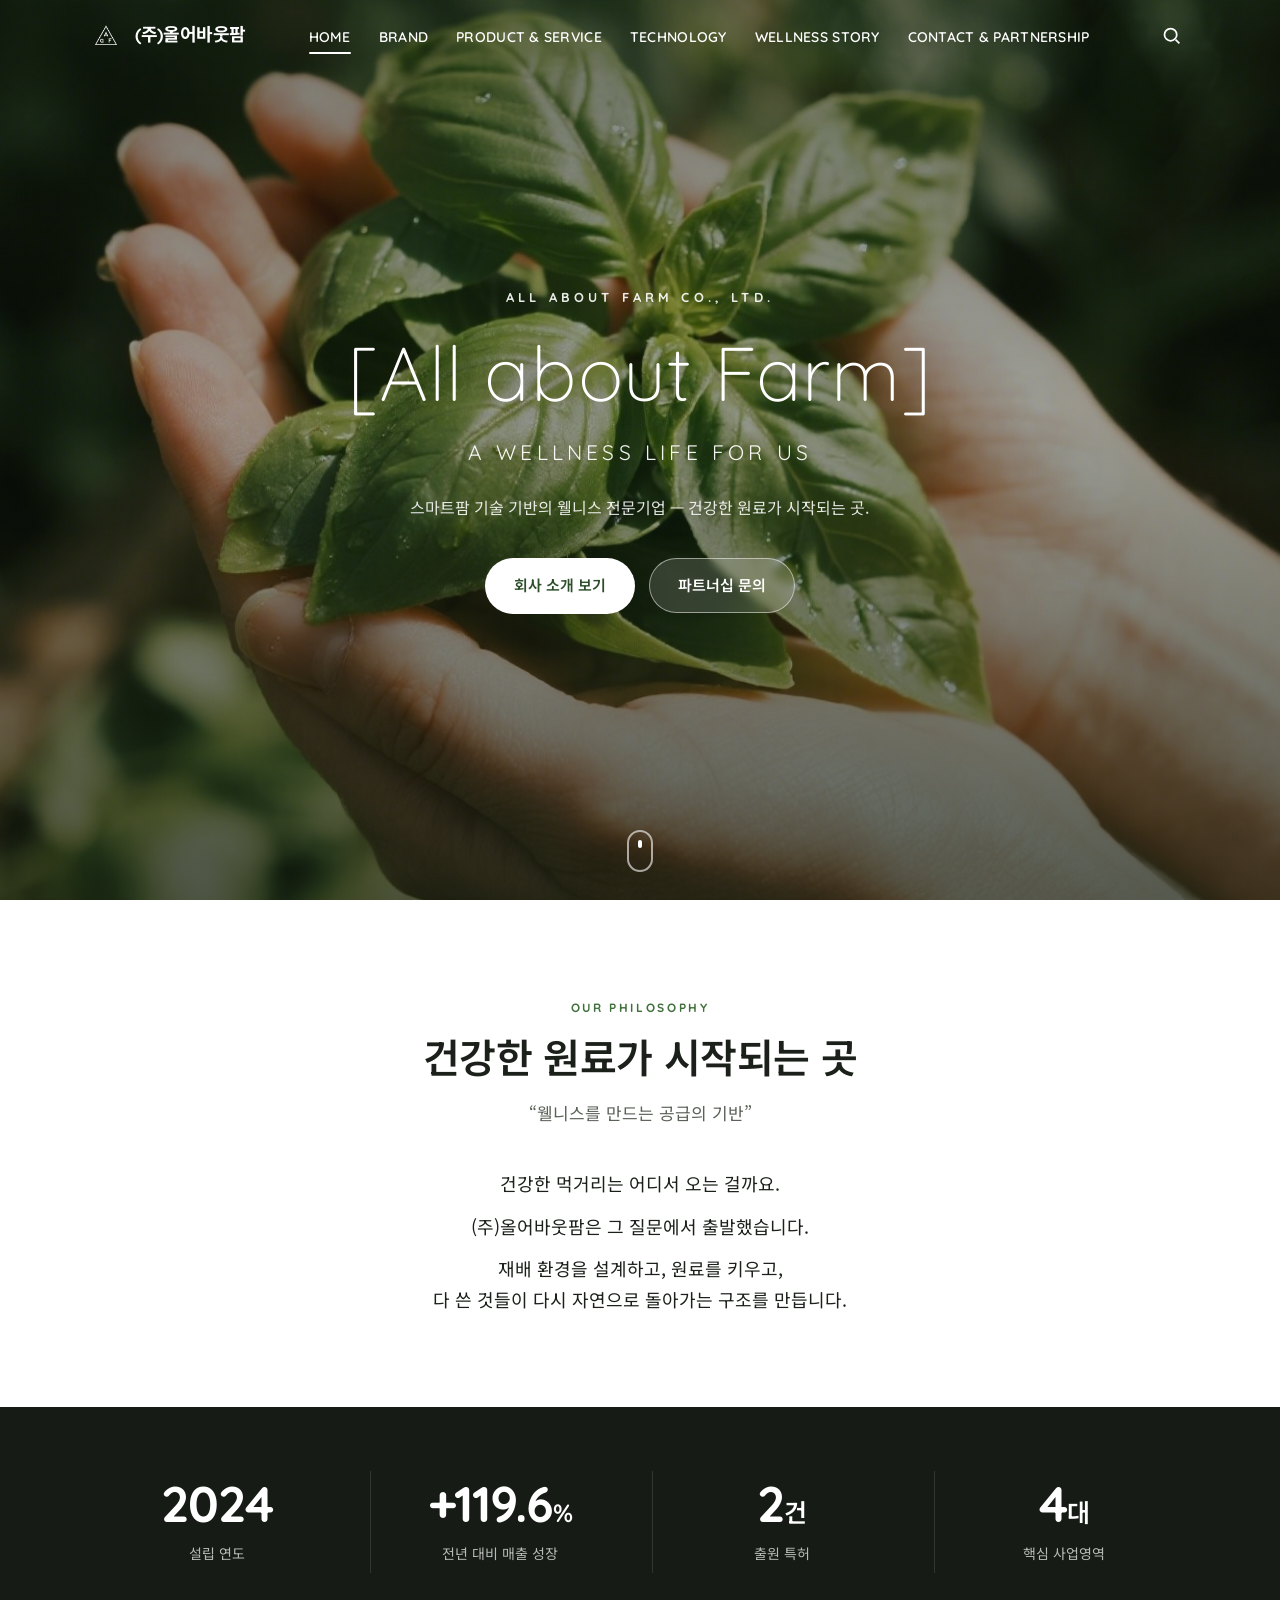
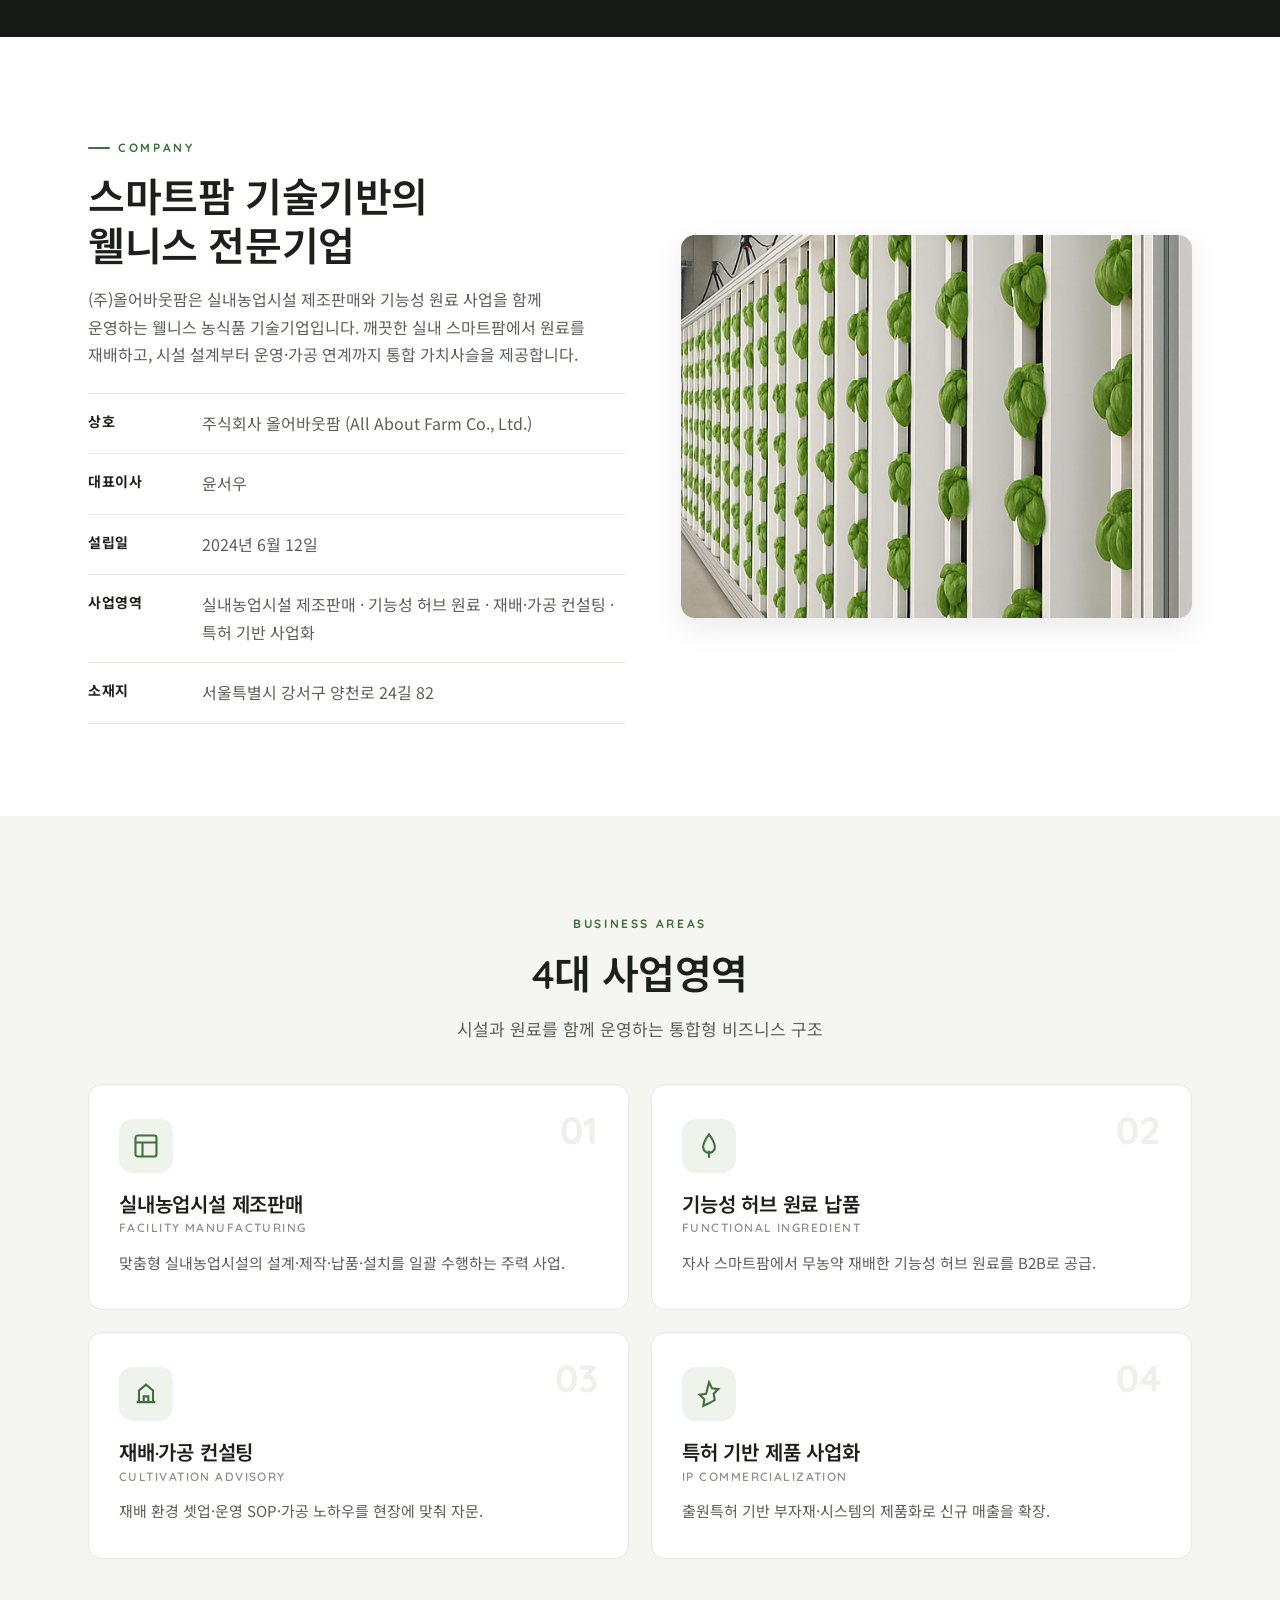
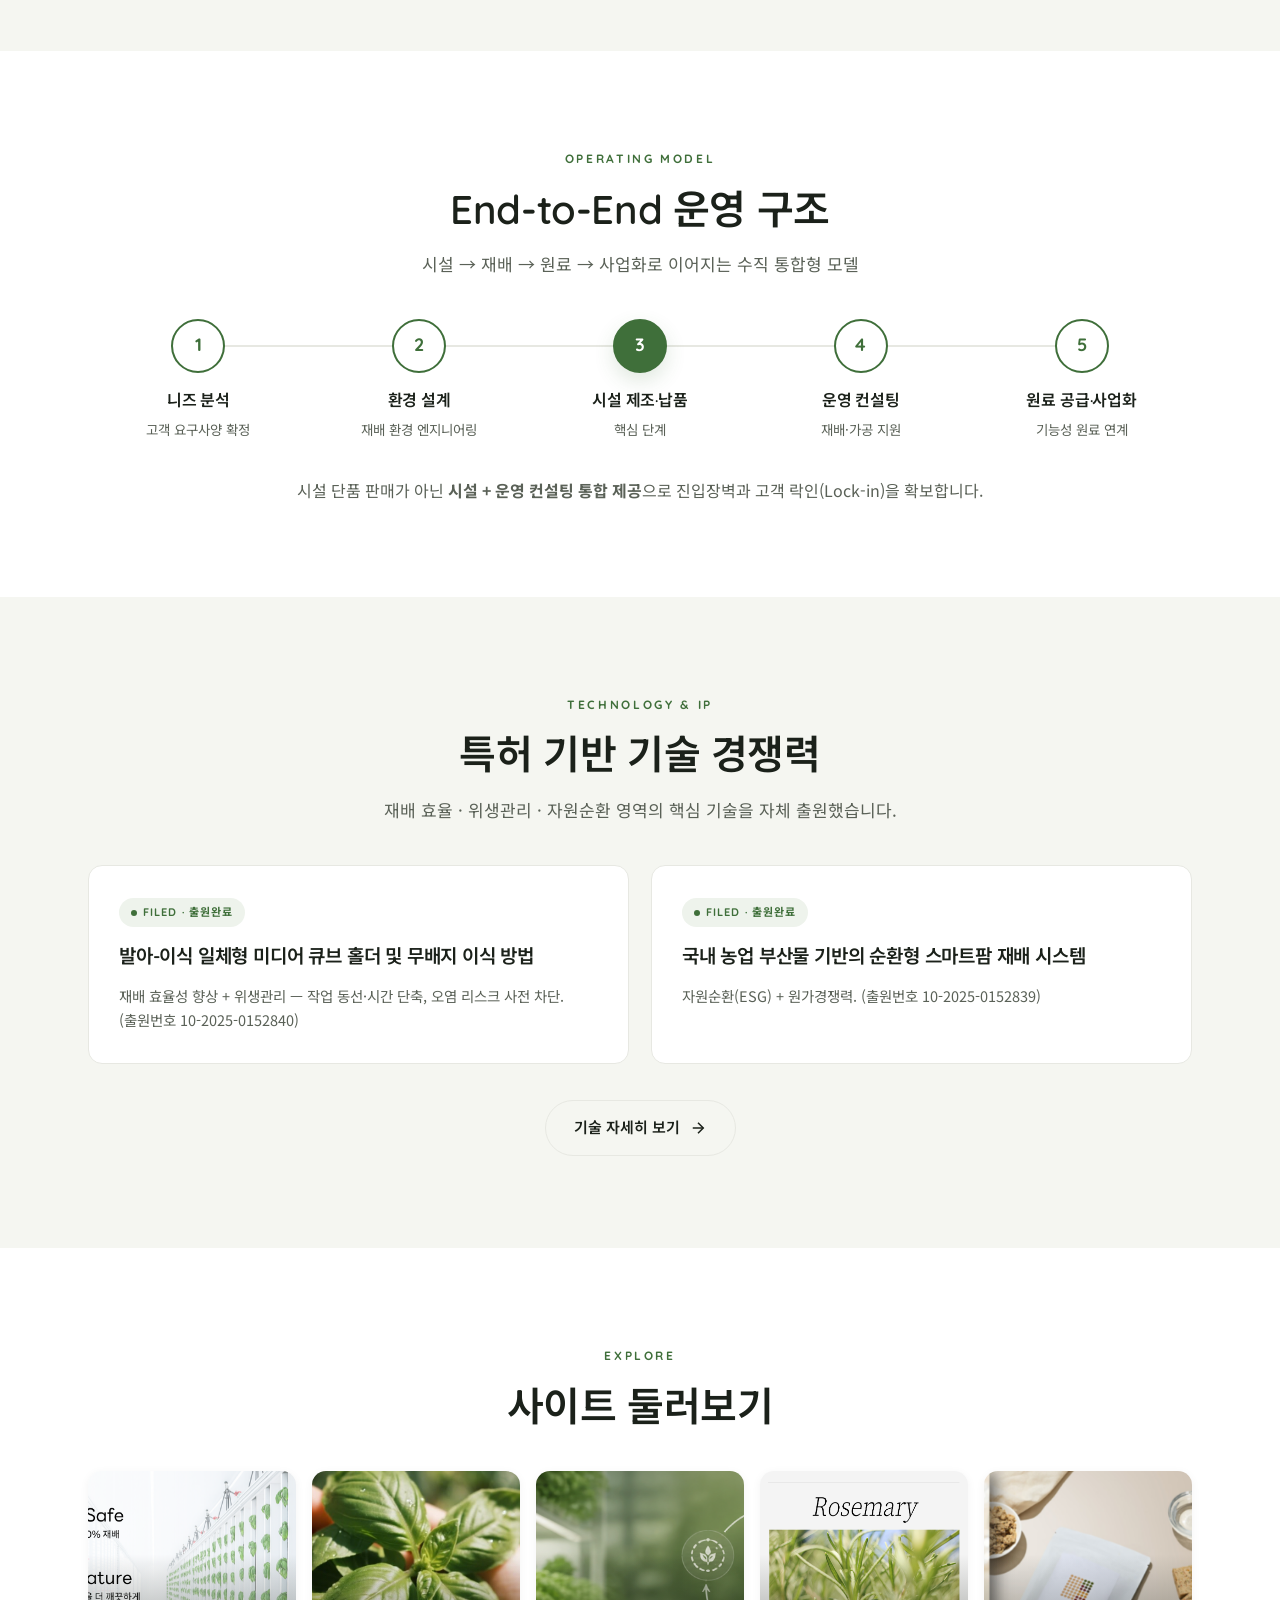
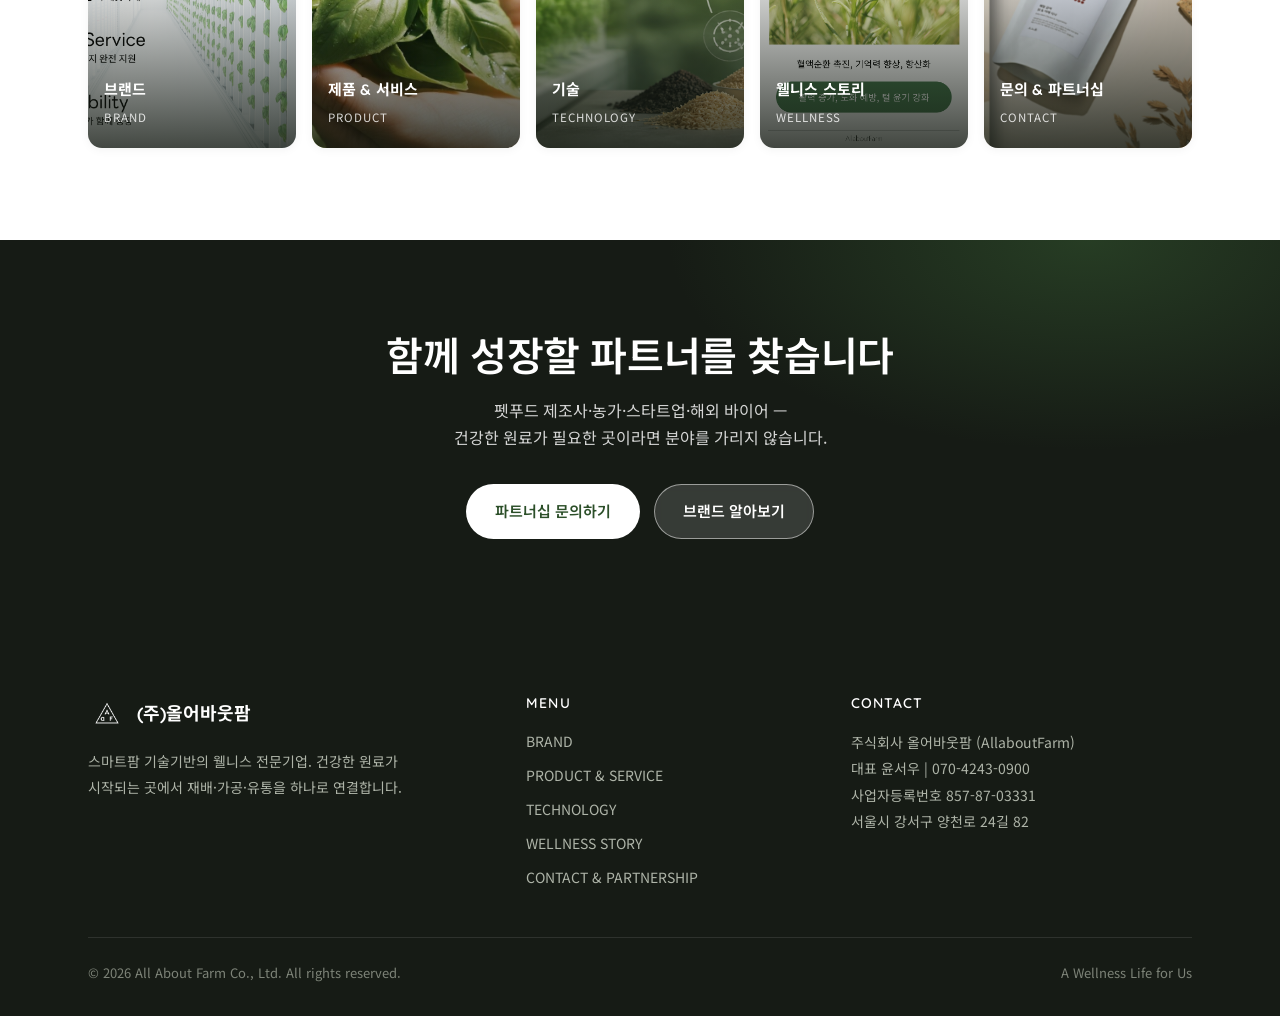
<file: index.html>
<!DOCTYPE html>
<html lang="ko">
<head>
  <meta charset="UTF-8" />
  <meta name="viewport" content="width=device-width, initial-scale=1.0" />
  <title>(주)올어바웃팜 — 스마트팜 기술기반 웰니스 전문기업</title>
  <meta name="description" content="(주)올어바웃팜 — 웰니스를 만드는 공급의 기반. 실내농업시설 제조판매부터 기능성 원료 공급·재배 컨설팅·특허 기반 사업화까지 원료 공급의 전 과정을 책임집니다." />
  <link rel="icon" href="assets/img/logo.png" />
  <link rel="preconnect" href="https://fonts.googleapis.com" />
  <link rel="preconnect" href="https://fonts.gstatic.com" crossorigin />
  <link href="https://fonts.googleapis.com/css2?family=Quicksand:wght@300;400;500;600;700&family=Noto+Sans+KR:wght@300;400;500;700&display=swap" rel="stylesheet" />
  <link rel="stylesheet" href="assets/css/style.css" />
</head>
<body>

  <!-- ===== 헤더 (히어로 위 투명) ===== -->
  <header class="site-header is-transparent">
    <div class="container">
      <a class="brand" href="index.html">
        <img src="assets/img/logo.png" alt="(주)올어바웃팜 로고" />
        <span class="brand-name">(주)올어바웃팜</span>
      </a>
      <nav class="gnb" aria-label="주요 메뉴">
        <ul>
          <li><a href="index.html" aria-current="page">HOME</a></li>
          <li><a href="brand.html">BRAND</a></li>
          <li><a href="product-service.html">PRODUCT &amp; SERVICE</a></li>
          <li><a href="technology.html">TECHNOLOGY</a></li>
          <li><a href="wellness-story.html">WELLNESS STORY</a></li>
          <li><a href="contact-partnership.html">CONTACT &amp; PARTNERSHIP</a></li>
        </ul>
      </nav>
      <div class="header-actions">
        <button class="icon-btn js-search-toggle" aria-label="검색 열기">
          <svg viewBox="0 0 24 24" fill="none" stroke="currentColor" stroke-width="2"><circle cx="11" cy="11" r="7"/><line x1="21" y1="21" x2="16.65" y2="16.65"/></svg>
        </button>
        <button class="icon-btn nav-toggle" aria-label="메뉴 열기" aria-expanded="false">
          <svg viewBox="0 0 24 24" fill="none" stroke="currentColor" stroke-width="2"><line x1="3" y1="6" x2="21" y2="6"/><line x1="3" y1="12" x2="21" y2="12"/><line x1="3" y1="18" x2="21" y2="18"/></svg>
        </button>
      </div>
    </div>
  </header>
  <div class="search-bar">
    <div class="container">
      <form role="search">
        <input type="search" placeholder="사이트 내 검색 (예: 스마트팜, 펫푸드, 특허)" aria-label="검색어" />
        <button type="submit">검색</button>
      </form>
    </div>
  </div>

  <!-- ===== 히어로 ===== -->
  <section class="hero" style="background-image:url('assets/img/home-hero.jpg')">
    <div class="hero-inner">
      <p class="kicker">All about Farm Co., Ltd.</p>
      <h1>[All about Farm]</h1>
      <p class="sub">A Wellness Life for Us</p>
      <p class="hero-desc">스마트팜 기술 기반의 웰니스 전문기업 — 건강한 원료가 시작되는 곳.</p>
      <div class="btn-row center">
        <a class="btn btn-on-accent" href="#about">회사 소개 보기</a>
        <a class="btn btn-light" href="contact-partnership.html">파트너십 문의</a>
      </div>
    </div>
    <a class="scroll-cue" href="#intro" aria-label="아래로 스크롤"></a>
  </section>

  <!-- ===== 비전 / 철학 ===== -->
  <section class="section" id="intro">
    <div class="container center">
      <div class="sec-head center reveal">
        <span class="eyebrow center">Our Philosophy</span>
        <h2>건강한 원료가 시작되는 곳</h2>
        <p class="desc">“웰니스를 만드는 공급의 기반”</p>
      </div>
      <div class="measure center stack reveal d1" style="font-size:18px;">
        <p>건강한 먹거리는 어디서 오는 걸까요.</p>
        <p>(주)올어바웃팜은 그 질문에서 출발했습니다.</p>
        <p>재배 환경을 설계하고, 원료를 키우고,<br />다 쓴 것들이 다시 자연으로 돌아가는 구조를 만듭니다.</p>
      </div>
    </div>
  </section>

  <!-- ===== 핵심 성과 숫자 band ===== -->
  <section class="section--tight stats-band">
    <div class="container">
      <div class="stats">
        <div class="stat reveal"><div class="num">2024</div><div class="label">설립 연도</div></div>
        <div class="stat reveal d1"><div class="num">+119.6<small>%</small></div><div class="label">전년 대비 매출 성장</div></div>
        <div class="stat reveal d2"><div class="num">2<small>건</small></div><div class="label">출원 특허</div></div>
        <div class="stat reveal d3"><div class="num">4<small>대</small></div><div class="label">핵심 사업영역</div></div>
      </div>
    </div>
  </section>

  <!-- ===== 회사 개요 (About) ===== -->
  <section class="section" id="about">
    <div class="container">
      <div class="split">
        <div class="split-text reveal">
          <span class="eyebrow">Company</span>
          <h2 style="margin-top:14px;">스마트팜 기술기반의<br />웰니스 전문기업</h2>
          <p class="desc" style="margin-top:16px;">
            (주)올어바웃팜은 실내농업시설 제조판매와 기능성 원료 사업을 함께 운영하는
            웰니스 농식품 기술기업입니다. 깨끗한 실내 스마트팜에서 원료를 재배하고,
            시설 설계부터 운영·가공 연계까지 통합 가치사슬을 제공합니다.
          </p>
          <ul class="fact-list">
            <li><span class="k">상호</span><span class="v"><span class="nobr">주식회사 올어바웃팜</span> <span class="nobr">(All About Farm Co., Ltd.)</span></span></li>
            <li><span class="k">대표이사</span><span class="v">윤서우</span></li>
            <li><span class="k">설립일</span><span class="v">2024년 6월 12일</span></li>
            <li><span class="k">사업영역</span><span class="v">실내농업시설 제조판매 · 기능성 허브 원료 · 재배·가공 컨설팅 · 특허 기반 사업화</span></li>
            <li><span class="k">소재지</span><span class="v">서울특별시 강서구 양천로 24길 82</span></li>
          </ul>
        </div>
        <div class="split-media reveal d1">
          <img src="assets/img/product-smartfarm.jpg" alt="올어바웃팜 실내 스마트팜" />
        </div>
      </div>
    </div>
  </section>

  <!-- ===== 4대 사업영역 (Pillars) ===== -->
  <section class="section section--soft">
    <div class="container">
      <div class="sec-head center reveal">
        <span class="eyebrow center">Business Areas</span>
        <h2>4대 사업영역</h2>
        <p class="desc">시설과 원료를 함께 운영하는 통합형 비즈니스 구조</p>
      </div>
      <div class="pillars">
        <a class="pillar reveal" href="product-service.html">
          <span class="num">01</span>
          <div class="ico"><svg viewBox="0 0 24 24" fill="none" stroke="currentColor" stroke-width="1.8"><rect x="3" y="3" width="18" height="18" rx="2"/><path d="M3 9h18M9 21V9"/></svg></div>
          <h3>실내농업시설 제조판매<span class="en">Facility Manufacturing</span></h3>
          <p>맞춤형 실내농업시설의 설계·제작·납품·설치를 일괄 수행하는 주력 사업.</p>
        </a>
        <a class="pillar reveal d1" href="product-service.html">
          <span class="num">02</span>
          <div class="ico"><svg viewBox="0 0 24 24" fill="none" stroke="currentColor" stroke-width="1.8"><path d="M12 2C9 6 7 9 7 13a5 5 0 0 0 10 0c0-4-2-7-5-11z"/><path d="M12 22v-6"/></svg></div>
          <h3>기능성 허브 원료 납품<span class="en">Functional Ingredient</span></h3>
          <p>자사 스마트팜에서 무농약 재배한 기능성 허브 원료를 B2B로 공급.</p>
        </a>
        <a class="pillar reveal d2" href="technology.html">
          <span class="num">03</span>
          <div class="ico"><svg viewBox="0 0 24 24" fill="none" stroke="currentColor" stroke-width="1.8"><path d="M4 19h16M6 19V9l6-5 6 5v10"/><path d="M10 19v-5h4v5"/></svg></div>
          <h3>재배·가공 컨설팅<span class="en">Cultivation Advisory</span></h3>
          <p>재배 환경 셋업·운영 SOP·가공 노하우를 현장에 맞춰 자문.</p>
        </a>
        <a class="pillar reveal d3" href="technology.html">
          <span class="num">04</span>
          <div class="ico"><svg viewBox="0 0 24 24" fill="none" stroke="currentColor" stroke-width="1.8"><path d="M12 2l2.5 5 5.5.8-4 3.9.9 5.5L12 20l-4.9 2.1.9-5.5-4-3.9 5.5-.8z"/></svg></div>
          <h3>특허 기반 제품 사업화<span class="en">IP Commercialization</span></h3>
          <p>출원특허 기반 부자재·시스템의 제품화로 신규 매출을 확장.</p>
        </a>
      </div>
    </div>
  </section>

  <!-- ===== 운영 프로세스 (End-to-End) ===== -->
  <section class="section">
    <div class="container">
      <div class="sec-head center reveal">
        <span class="eyebrow center">Operating Model</span>
        <h2>End-to-End 운영 구조</h2>
        <p class="desc">시설 → 재배 → 원료 → 사업화로 이어지는 수직 통합형 모델</p>
      </div>
      <div class="timeline reveal d1">
        <div class="tl-step"><div class="tl-dot">1</div><h4>니즈 분석</h4><p>고객 요구사양 확정</p></div>
        <div class="tl-step"><div class="tl-dot">2</div><h4>환경 설계</h4><p>재배 환경 엔지니어링</p></div>
        <div class="tl-step core"><div class="tl-dot">3</div><h4>시설 제조·납품</h4><p>핵심 단계</p></div>
        <div class="tl-step"><div class="tl-dot">4</div><h4>운영 컨설팅</h4><p>재배·가공 지원</p></div>
        <div class="tl-step"><div class="tl-dot">5</div><h4>원료 공급·사업화</h4><p>기능성 원료 연계</p></div>
      </div>
      <p class="tl-note reveal d2">시설 단품 판매가 아닌 <strong>시설 + 운영 컨설팅 통합 제공</strong>으로 진입장벽과 고객 <span class="nobr">락인(Lock-in)</span>을 확보합니다.</p>
    </div>
  </section>

  <!-- ===== 특허·기술 신뢰 ===== -->
  <section class="section section--soft">
    <div class="container">
      <div class="sec-head center reveal">
        <span class="eyebrow center">Technology &amp; IP</span>
        <h2>특허 기반 기술 경쟁력</h2>
        <p class="desc">재배 효율 · 위생관리 · 자원순환 영역의 핵심 기술을 자체 출원했습니다.</p>
      </div>
      <div class="patent-cards">
        <div class="patent reveal">
          <span class="badge">Filed · 출원완료</span>
          <h3>발아-이식 일체형 미디어 큐브 홀더 및 무배지 이식 방법</h3>
          <p class="area">재배 효율성 향상 + 위생관리 — 작업 동선·시간 단축, 오염 리스크 사전 차단. <span class="nobr">(출원번호 10-2025-0152840)</span></p>
        </div>
        <div class="patent reveal d1">
          <span class="badge">Filed · 출원완료</span>
          <h3>국내 농업 부산물 기반의 순환형 스마트팜 재배 시스템</h3>
          <p class="area">자원순환(ESG) + 원가경쟁력. <span class="nobr">(출원번호 10-2025-0152839)</span></p>
        </div>
      </div>
      <div class="btn-row center reveal d2" style="margin-top:36px;">
        <a class="btn btn-ghost" href="technology.html">기술 자세히 보기
          <svg viewBox="0 0 24 24" fill="none" stroke="currentColor" stroke-width="2"><line x1="5" y1="12" x2="19" y2="12"/><polyline points="12 5 19 12 12 19"/></svg>
        </a>
      </div>
    </div>
  </section>

  <!-- ===== 탐색 (바로가기 이미지 카드) ===== -->
  <section class="section">
    <div class="container">
      <div class="sec-head center reveal">
        <span class="eyebrow center">Explore</span>
        <h2>사이트 둘러보기</h2>
      </div>
      <div class="explore reveal d1">
        <a class="nav-card" href="brand.html"><img src="assets/img/brand-values.jpg" alt="BRAND" /><span class="lbl"><b>브랜드</b><span>Brand</span></span></a>
        <a class="nav-card" href="product-service.html"><img src="assets/img/product-petfood.jpg" alt="PRODUCT & SERVICE" /><span class="lbl"><b>제품 &amp; 서비스</b><span>Product</span></span></a>
        <a class="nav-card" href="technology.html"><img src="assets/img/tech-intro.jpg" alt="TECHNOLOGY" /><span class="lbl"><b>기술</b><span>Technology</span></span></a>
        <a class="nav-card" href="wellness-story.html"><img src="assets/img/wellness-3.jpg" alt="WELLNESS STORY" /><span class="lbl"><b>웰니스 스토리</b><span>Wellness</span></span></a>
        <a class="nav-card" href="contact-partnership.html"><img src="assets/img/product-oem.jpg" alt="CONTACT & PARTNERSHIP" /><span class="lbl"><b>문의 &amp; 파트너십</b><span>Contact</span></span></a>
      </div>
    </div>
  </section>

  <!-- ===== 문의 CTA ===== -->
  <section class="section cta-band">
    <div class="container">
      <h2 class="reveal">함께 성장할 파트너를 찾습니다</h2>
      <p class="reveal d1">펫푸드 제조사·농가·스타트업·해외 바이어 —<br>건강한&nbsp;원료가 필요한 곳이라면 분야를&nbsp;가리지&nbsp;않습니다.</p>
      <div class="btn-row reveal d2">
        <a class="btn btn-on-accent" href="contact-partnership.html">파트너십 문의하기</a>
        <a class="btn btn-light" href="brand.html">브랜드 알아보기</a>
      </div>
    </div>
  </section>

  <!-- ===== 푸터 ===== -->
  <footer class="site-footer">
    <div class="container">
      <div class="footer-grid">
        <div class="footer-brand">
          <div class="f-logo"><img src="assets/img/logo.png" alt="" /><span>(주)올어바웃팜</span></div>
          <p>스마트팜 기술기반의 웰니스 전문기업. 건강한 원료가 시작되는 곳에서 재배·가공·유통을 하나로 연결합니다.</p>
        </div>
        <div class="footer-col">
          <h4>Menu</h4>
          <ul>
            <li><a href="brand.html">BRAND</a></li>
            <li><a href="product-service.html">PRODUCT &amp; SERVICE</a></li>
            <li><a href="technology.html">TECHNOLOGY</a></li>
            <li><a href="wellness-story.html">WELLNESS STORY</a></li>
            <li><a href="contact-partnership.html">CONTACT &amp; PARTNERSHIP</a></li>
          </ul>
        </div>
        <div class="footer-col">
          <h4>Contact</h4>
          <div class="line">주식회사 올어바웃팜 (AllaboutFarm)</div>
          <div class="line">대표 윤서우 | 070-4243-0900</div>
          <div class="line">사업자등록번호 857-87-03331</div>
          <div class="line">서울시 강서구 양천로 24길 82</div>
        </div>
      </div>
      <div class="footer-bottom">
        <span>© <span class="js-year">2026</span> All About Farm Co., Ltd. All rights reserved.</span>
        <span>A Wellness Life for Us</span>
      </div>
    </div>
  </footer>

  <script src="assets/js/main.js"></script>
</body>
</html>
</file>
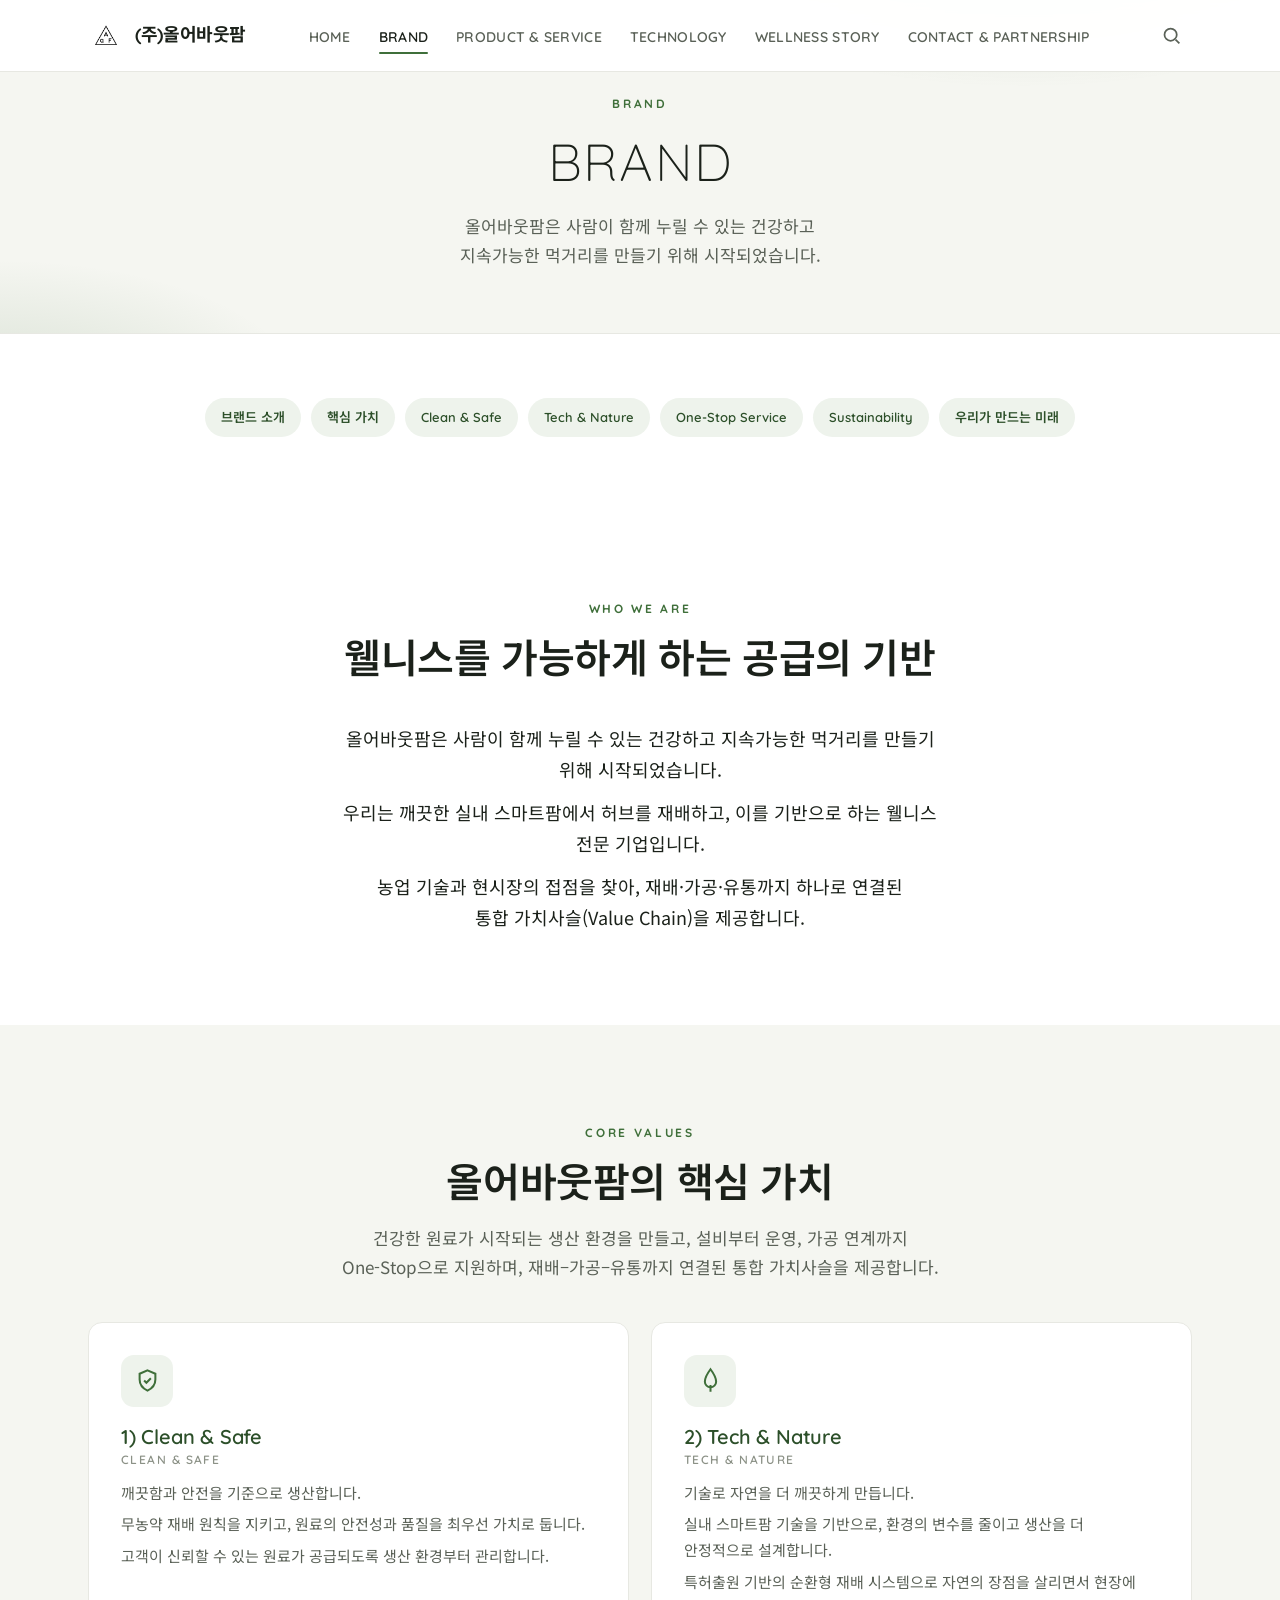
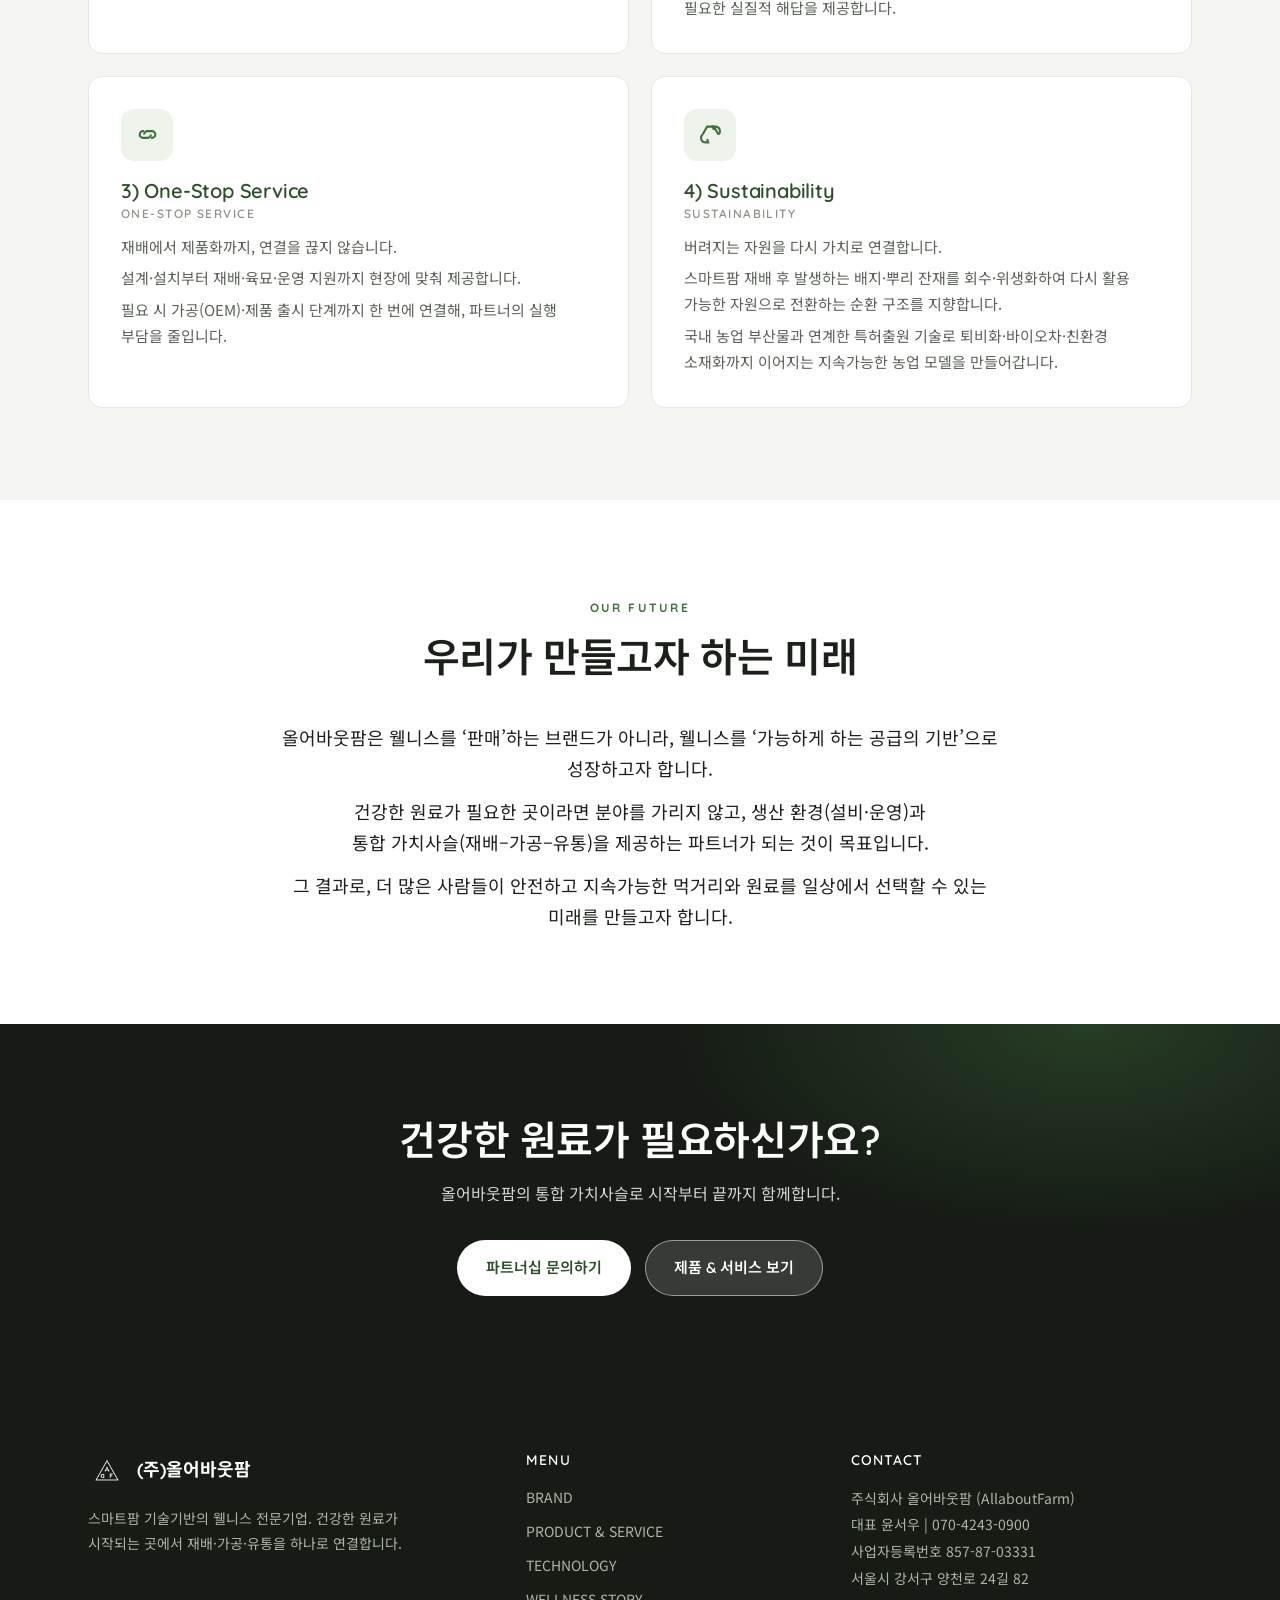
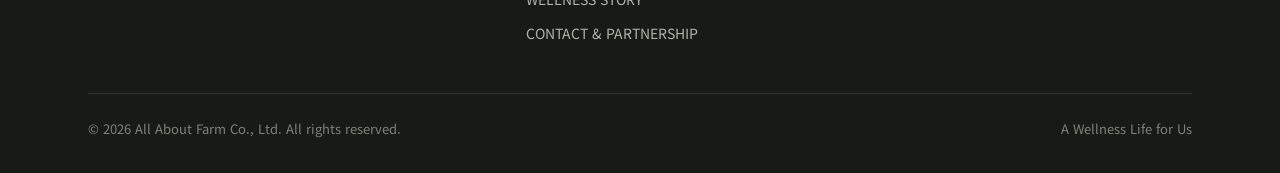
<file: brand.html>
<!DOCTYPE html>
<html lang="ko">
<head>
  <meta charset="UTF-8" />
  <meta name="viewport" content="width=device-width, initial-scale=1.0" />
  <title>(주)올어바웃팜 - BRAND</title>
  <meta name="description" content="올어바웃팜의 브랜드 철학과 핵심 가치 — Clean & Safe, Tech & Nature, One-Stop Service, Sustainability." />
  <link rel="icon" href="assets/img/logo.png" />
  <link rel="preconnect" href="https://fonts.googleapis.com" />
  <link rel="preconnect" href="https://fonts.gstatic.com" crossorigin />
  <link href="https://fonts.googleapis.com/css2?family=Quicksand:wght@300;400;500;600;700&family=Noto+Sans+KR:wght@300;400;500;700&display=swap" rel="stylesheet" />
  <link rel="stylesheet" href="assets/css/style.css" />
</head>
<body>

  <header class="site-header">
    <div class="container">
      <a class="brand" href="index.html">
        <img src="assets/img/logo.png" alt="(주)올어바웃팜 로고" />
        <span class="brand-name">(주)올어바웃팜</span>
      </a>
      <nav class="gnb" aria-label="주요 메뉴">
        <ul>
          <li><a href="index.html">HOME</a></li>
          <li><a href="brand.html" aria-current="page">BRAND</a></li>
          <li><a href="product-service.html">PRODUCT &amp; SERVICE</a></li>
          <li><a href="technology.html">TECHNOLOGY</a></li>
          <li><a href="wellness-story.html">WELLNESS STORY</a></li>
          <li><a href="contact-partnership.html">CONTACT &amp; PARTNERSHIP</a></li>
        </ul>
      </nav>
      <div class="header-actions">
        <button class="icon-btn js-search-toggle" aria-label="검색 열기">
          <svg viewBox="0 0 24 24" fill="none" stroke="currentColor" stroke-width="2"><circle cx="11" cy="11" r="7"/><line x1="21" y1="21" x2="16.65" y2="16.65"/></svg>
        </button>
        <button class="icon-btn nav-toggle" aria-label="메뉴 열기" aria-expanded="false">
          <svg viewBox="0 0 24 24" fill="none" stroke="currentColor" stroke-width="2"><line x1="3" y1="6" x2="21" y2="6"/><line x1="3" y1="12" x2="21" y2="12"/><line x1="3" y1="18" x2="21" y2="18"/></svg>
        </button>
      </div>
    </div>
  </header>
  <div class="search-bar">
    <div class="container">
      <form role="search">
        <input type="search" placeholder="사이트 내 검색 (예: 스마트팜, 펫푸드, 특허)" aria-label="검색어" />
        <button type="submit">검색</button>
      </form>
    </div>
  </div>

  <div class="page-head has-fixed-header">
    <div class="container">
      <span class="eyebrow">Brand</span>
      <h1>BRAND</h1>
      <p class="lead">올어바웃팜은 사람이 함께 누릴 수 있는 건강하고 지속가능한 먹거리를 만들기 위해 시작되었습니다.</p>
    </div>
  </div>

  <!-- 목차 칩 -->
  <section class="section--tight">
    <div class="container">
      <nav class="toc-chips" aria-label="목차">
        <a href="#intro">브랜드 소개</a>
        <a href="#values">핵심 가치</a>
        <a href="#v1">Clean &amp; Safe</a>
        <a href="#v2">Tech &amp; Nature</a>
        <a href="#v3">One-Stop Service</a>
        <a href="#v4">Sustainability</a>
        <a href="#vision">우리가 만드는 미래</a>
      </nav>
    </div>
  </section>

  <!-- 브랜드 정의 -->
  <section class="section" id="intro">
    <div class="container center">
      <div class="sec-head center reveal">
        <span class="eyebrow center">Who We Are</span>
        <h2>웰니스를 가능하게 하는 공급의 기반</h2>
      </div>
      <div class="measure center stack reveal d1" style="font-size:18px;">
        <p>올어바웃팜은 사람이 함께 누릴 수 있는 건강하고 지속가능한 먹거리를 만들기 위해 시작되었습니다.</p>
        <p>우리는 깨끗한 실내 스마트팜에서 허브를 재배하고, 이를 기반으로 하는 웰니스 전문 기업입니다.</p>
        <p>농업 기술과 현시장의 접점을 찾아, 재배·가공·유통까지 하나로 연결된 <span class="nobr">통합 가치사슬(Value Chain)</span>을 제공합니다.</p>
      </div>
    </div>
  </section>

  <!-- 핵심 가치 -->
  <section class="section section--soft" id="values">
    <div class="container">
      <div class="sec-head center reveal">
        <span class="eyebrow center">Core Values</span>
        <h2>올어바웃팜의 핵심 가치</h2>
        <p class="desc">
          건강한 원료가 시작되는 생산 환경을 만들고, 설비부터 운영, 가공 연계까지 <span class="nobr">One-Stop으로</span> 지원하며,
          <span class="nobr">재배–가공–유통</span>까지 연결된 통합 가치사슬을 제공합니다.
        </p>
      </div>

      <div class="values">
        <article class="value-card reveal" id="v1">
          <div class="ico"><svg viewBox="0 0 24 24" fill="none" stroke="currentColor" stroke-width="1.8"><path d="M12 3l7 3v5c0 4.5-3 8-7 10-4-2-7-5.5-7-10V6z"/><polyline points="9 12 11 14 15 10"/></svg></div>
          <h3>1) Clean &amp; Safe<span class="en">Clean &amp; Safe</span></h3>
          <div class="stack">
            <p>깨끗함과 안전을 기준으로 생산합니다.</p>
            <p>무농약 재배 원칙을 지키고, 원료의 안전성과 품질을 최우선 가치로 둡니다.</p>
            <p>고객이 신뢰할 수 있는 원료가 공급되도록 생산 환경부터 관리합니다.</p>
          </div>
        </article>
        <article class="value-card reveal d1" id="v2">
          <div class="ico"><svg viewBox="0 0 24 24" fill="none" stroke="currentColor" stroke-width="1.8"><path d="M12 2C9 6 7 9 7 13a5 5 0 0 0 10 0c0-4-2-7-5-11z"/><path d="M12 22v-6"/></svg></div>
          <h3>2) Tech &amp; Nature<span class="en">Tech &amp; Nature</span></h3>
          <div class="stack">
            <p>기술로 자연을 더 깨끗하게 만듭니다.</p>
            <p>실내 스마트팜 기술을 기반으로, 환경의 변수를 줄이고 생산을 더 안정적으로 설계합니다.</p>
            <p>특허출원 기반의 순환형 재배 시스템으로 자연의 장점을 살리면서 현장에 필요한 실질적 해답을 제공합니다.</p>
          </div>
        </article>
        <article class="value-card reveal d2" id="v3">
          <div class="ico"><svg viewBox="0 0 24 24" fill="none" stroke="currentColor" stroke-width="1.8"><path d="M9 12a3 3 0 0 1 3-3h4a3 3 0 0 1 0 6h-1"/><path d="M15 12a3 3 0 0 1-3 3H8a3 3 0 0 1 0-6h1"/></svg></div>
          <h3>3) One-Stop Service<span class="en">One-Stop Service</span></h3>
          <div class="stack">
            <p>재배에서 제품화까지, 연결을 끊지 않습니다.</p>
            <p>설계·설치부터 재배·육묘·운영 지원까지 현장에 맞춰 제공합니다.</p>
            <p>필요 시 가공(OEM)·제품 출시 단계까지 한 번에 연결해, 파트너의 실행 부담을 줄입니다.</p>
          </div>
        </article>
        <article class="value-card reveal d3" id="v4">
          <div class="ico"><svg viewBox="0 0 24 24" fill="none" stroke="currentColor" stroke-width="1.8"><path d="M7 19a4 4 0 0 1-2-7"/><path d="M17 5a4 4 0 0 1 2 7"/><polyline points="7 19 10 19 9 16"/><polyline points="17 5 14 5 15 8"/><path d="M5 12l4-7h6l4 7"/></svg></div>
          <h3>4) Sustainability<span class="en">Sustainability</span></h3>
          <div class="stack">
            <p>버려지는 자원을 다시 가치로 연결합니다.</p>
            <p>스마트팜 재배 후 발생하는 배지·뿌리 잔재를 회수·위생화하여 다시 활용 가능한 자원으로 전환하는 순환 구조를 지향합니다.</p>
            <p>국내 농업 부산물과 연계한 특허출원 기술로 퇴비화·바이오차·친환경 소재화까지 이어지는 지속가능한 농업 모델을 만들어갑니다.</p>
          </div>
        </article>
      </div>
    </div>
  </section>

  <!-- 비전 마무리 -->
  <section class="section" id="vision">
    <div class="container center">
      <div class="sec-head center reveal">
        <span class="eyebrow center">Our Future</span>
        <h2>우리가 만들고자 하는 미래</h2>
      </div>
      <div class="measure center stack reveal d1" style="font-size:18px;">
        <p>올어바웃팜은 웰니스를 ‘판매’하는 브랜드가 아니라, 웰니스를 ‘가능하게 하는 공급의 기반’으로 성장하고자 합니다.</p>
        <p>건강한 원료가 필요한 곳이라면 분야를 가리지 않고, <span class="nobr">생산 환경(설비·운영)</span>과 <span class="nobr">통합 가치사슬(재배–가공–유통)</span>을 제공하는 파트너가 되는 것이 목표입니다.</p>
        <p>그 결과로, 더 많은 사람들이 안전하고 지속가능한 먹거리와 원료를 일상에서 선택할 수 있는 미래를 만들고자 합니다.</p>
      </div>
    </div>
  </section>

  <!-- CTA -->
  <section class="section cta-band">
    <div class="container">
      <h2 class="reveal">건강한 원료가 필요하신가요?</h2>
      <p class="reveal d1">올어바웃팜의 통합 가치사슬로 시작부터 끝까지 함께합니다.</p>
      <div class="btn-row reveal d2">
        <a class="btn btn-on-accent" href="contact-partnership.html">파트너십 문의하기</a>
        <a class="btn btn-light" href="product-service.html">제품 &amp; 서비스 보기</a>
      </div>
    </div>
  </section>

  <footer class="site-footer">
    <div class="container">
      <div class="footer-grid">
        <div class="footer-brand">
          <div class="f-logo"><img src="assets/img/logo.png" alt="" /><span>(주)올어바웃팜</span></div>
          <p>스마트팜 기술기반의 웰니스 전문기업. 건강한 원료가 시작되는 곳에서 재배·가공·유통을 하나로 연결합니다.</p>
        </div>
        <div class="footer-col">
          <h4>Menu</h4>
          <ul>
            <li><a href="brand.html">BRAND</a></li>
            <li><a href="product-service.html">PRODUCT &amp; SERVICE</a></li>
            <li><a href="technology.html">TECHNOLOGY</a></li>
            <li><a href="wellness-story.html">WELLNESS STORY</a></li>
            <li><a href="contact-partnership.html">CONTACT &amp; PARTNERSHIP</a></li>
          </ul>
        </div>
        <div class="footer-col">
          <h4>Contact</h4>
          <div class="line">주식회사 올어바웃팜 (AllaboutFarm)</div>
          <div class="line">대표 윤서우 | 070-4243-0900</div>
          <div class="line">사업자등록번호 857-87-03331</div>
          <div class="line">서울시 강서구 양천로 24길 82</div>
        </div>
      </div>
      <div class="footer-bottom">
        <span>© <span class="js-year">2026</span> All About Farm Co., Ltd. All rights reserved.</span>
        <span>A Wellness Life for Us</span>
      </div>
    </div>
  </footer>

  <script src="assets/js/main.js"></script>
</body>
</html>
</file>
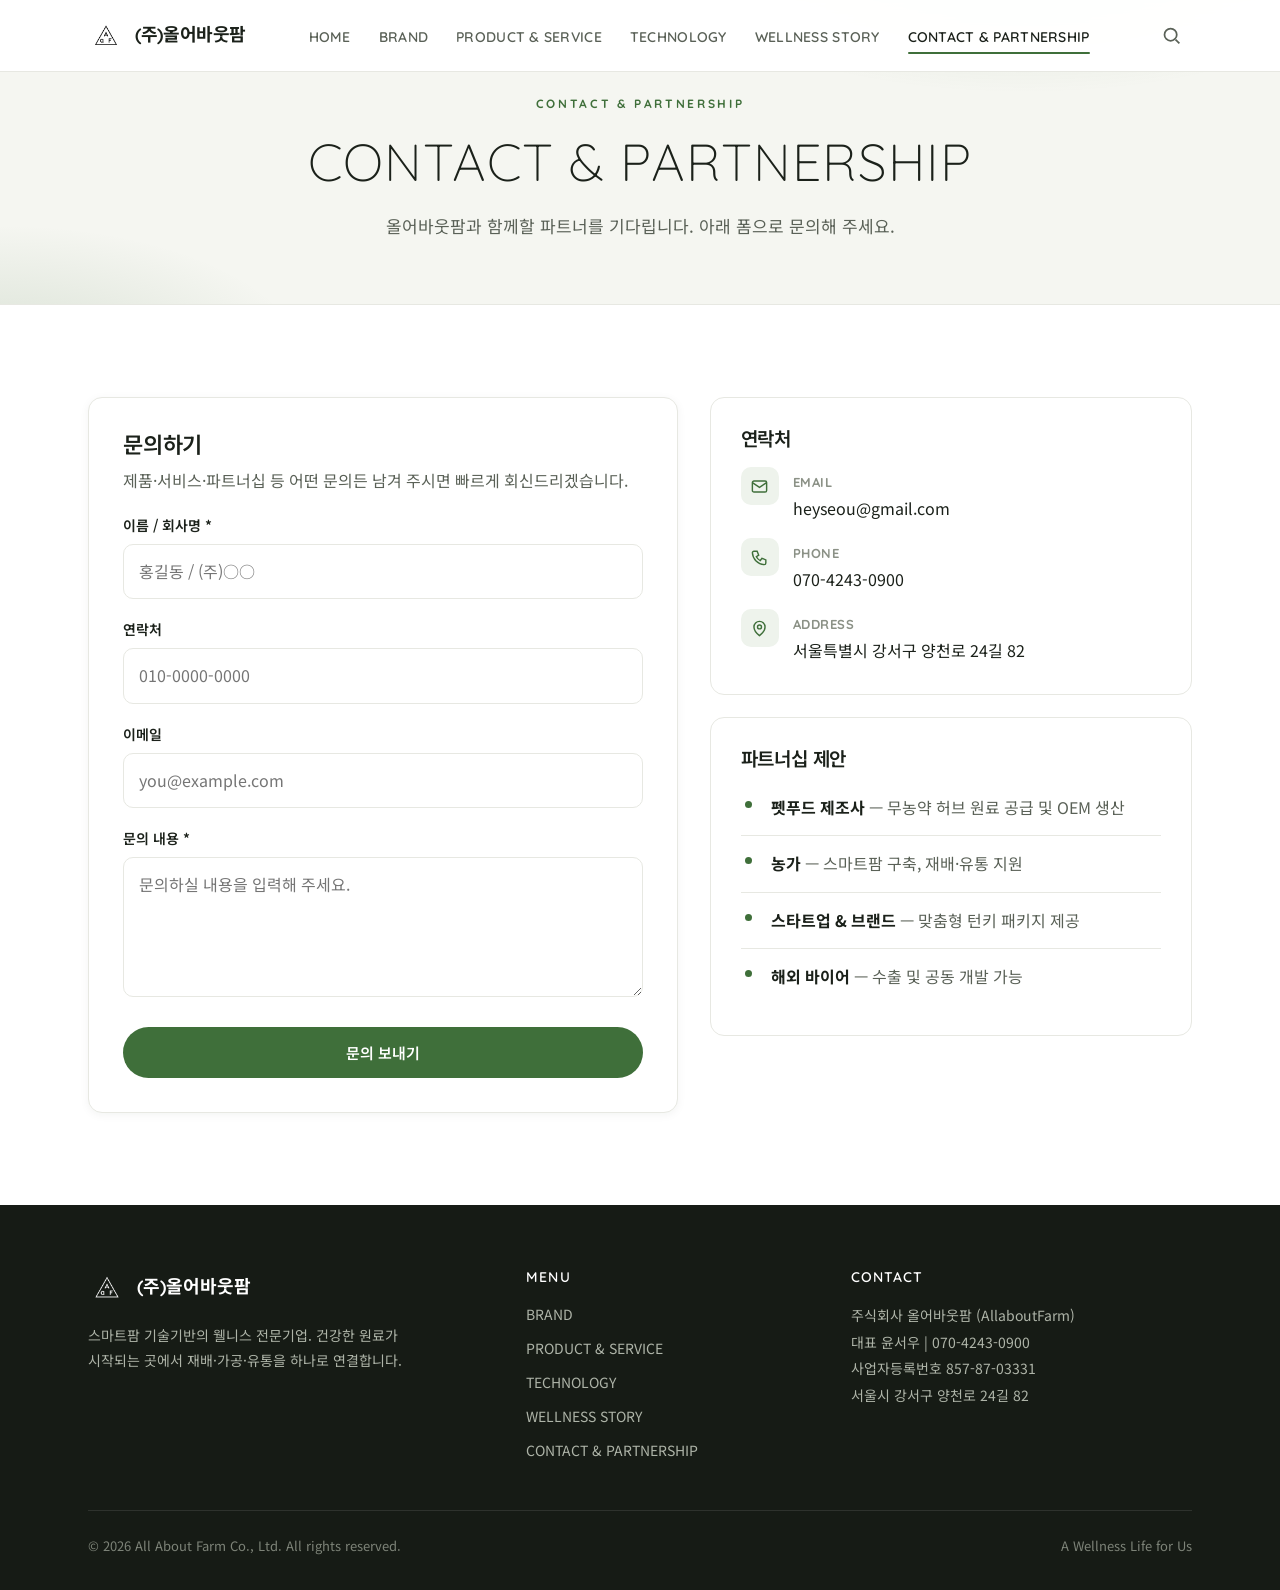
<file: contact-partnership.html>
<!DOCTYPE html>
<html lang="ko">
<head>
  <meta charset="UTF-8" />
  <meta name="viewport" content="width=device-width, initial-scale=1.0" />
  <title>(주)올어바웃팜 - CONTACT &amp; PARTNERSHIP</title>
  <meta name="description" content="올어바웃팜 문의 및 파트너십 — 펫푸드 제조사, 농가, 스타트업·브랜드, 해외 바이어와 함께합니다." />
  <link rel="icon" href="assets/img/logo.png" />
  <link rel="preconnect" href="https://fonts.googleapis.com" />
  <link rel="preconnect" href="https://fonts.gstatic.com" crossorigin />
  <link href="https://fonts.googleapis.com/css2?family=Quicksand:wght@300;400;500;600;700&family=Noto+Sans+KR:wght@300;400;500;700&display=swap" rel="stylesheet" />
  <link rel="stylesheet" href="assets/css/style.css" />
</head>
<body>

  <header class="site-header">
    <div class="container">
      <a class="brand" href="index.html">
        <img src="assets/img/logo.png" alt="(주)올어바웃팜 로고" />
        <span class="brand-name">(주)올어바웃팜</span>
      </a>
      <nav class="gnb" aria-label="주요 메뉴">
        <ul>
          <li><a href="index.html">HOME</a></li>
          <li><a href="brand.html">BRAND</a></li>
          <li><a href="product-service.html">PRODUCT &amp; SERVICE</a></li>
          <li><a href="technology.html">TECHNOLOGY</a></li>
          <li><a href="wellness-story.html">WELLNESS STORY</a></li>
          <li><a href="contact-partnership.html" aria-current="page">CONTACT &amp; PARTNERSHIP</a></li>
        </ul>
      </nav>
      <div class="header-actions">
        <button class="icon-btn js-search-toggle" aria-label="검색 열기">
          <svg viewBox="0 0 24 24" fill="none" stroke="currentColor" stroke-width="2"><circle cx="11" cy="11" r="7"/><line x1="21" y1="21" x2="16.65" y2="16.65"/></svg>
        </button>
        <button class="icon-btn nav-toggle" aria-label="메뉴 열기" aria-expanded="false">
          <svg viewBox="0 0 24 24" fill="none" stroke="currentColor" stroke-width="2"><line x1="3" y1="6" x2="21" y2="6"/><line x1="3" y1="12" x2="21" y2="12"/><line x1="3" y1="18" x2="21" y2="18"/></svg>
        </button>
      </div>
    </div>
  </header>
  <div class="search-bar">
    <div class="container">
      <form role="search">
        <input type="search" placeholder="사이트 내 검색 (예: 스마트팜, 펫푸드, 특허)" aria-label="검색어" />
        <button type="submit">검색</button>
      </form>
    </div>
  </div>

  <div class="page-head has-fixed-header">
    <div class="container">
      <span class="eyebrow">Contact &amp; Partnership</span>
      <h1>CONTACT &amp; PARTNERSHIP</h1>
      <p class="lead">올어바웃팜과 함께할 파트너를 기다립니다. 아래 폼으로 문의해 주세요.</p>
    </div>
  </div>

  <section class="section">
    <div class="container">
      <div class="contact-layout">

        <!-- 문의 폼 -->
        <div class="form-card reveal">
          <h2>문의하기</h2>
          <p class="desc">제품·서비스·파트너십 등 어떤 문의든 남겨 주시면 빠르게 회신드리겠습니다.</p>
          <form class="js-contact-form" action="https://formspree.io/f/mdavdeww" method="POST">
            <div class="field">
              <label for="name">이름 / 회사명 <span aria-hidden="true">*</span></label>
              <input type="text" id="name" name="name" required placeholder="홍길동 / (주)○○" />
            </div>
            <div class="field">
              <label for="phone">연락처</label>
              <input type="tel" id="phone" name="phone" placeholder="010-0000-0000" />
            </div>
            <div class="field">
              <label for="email">이메일</label>
              <input type="email" id="email" name="email" placeholder="you@example.com" />
            </div>
            <div class="field">
              <label for="message">문의 내용 <span aria-hidden="true">*</span></label>
              <textarea id="message" name="message" required placeholder="문의하실 내용을 입력해 주세요."></textarea>
            </div>
            <button type="submit" class="btn btn-primary">문의 보내기</button>
            <p class="form-status" role="status" aria-live="polite"></p>
          </form>
        </div>

        <!-- 연락처 / 파트너십 -->
        <div class="info-stack">
          <div class="info-card reveal d1">
            <h2>연락처</h2>
            <div class="row">
              <span class="ico"><svg viewBox="0 0 24 24" fill="none" stroke="currentColor" stroke-width="1.8"><rect x="3" y="5" width="18" height="14" rx="2"/><polyline points="3 7 12 13 21 7"/></svg></span>
              <span><span class="k">EMAIL</span><br /><span class="v">heyseou@gmail.com</span></span>
            </div>
            <div class="row">
              <span class="ico"><svg viewBox="0 0 24 24" fill="none" stroke="currentColor" stroke-width="1.8"><path d="M5 4h4l2 5-3 2a12 12 0 0 0 5 5l2-3 5 2v4a2 2 0 0 1-2 2A16 16 0 0 1 3 6a2 2 0 0 1 2-2z"/></svg></span>
              <span><span class="k">PHONE</span><br /><span class="v">070-4243-0900</span></span>
            </div>
            <div class="row">
              <span class="ico"><svg viewBox="0 0 24 24" fill="none" stroke="currentColor" stroke-width="1.8"><path d="M12 21s-7-5.5-7-11a7 7 0 0 1 14 0c0 5.5-7 11-7 11z"/><circle cx="12" cy="10" r="2.5"/></svg></span>
              <span><span class="k">ADDRESS</span><br /><span class="v">서울특별시 강서구 양천로 24길 82</span></span>
            </div>
          </div>

          <div class="info-card reveal d2">
            <h2>파트너십 제안</h2>
            <ul class="partner-list">
              <li><b>펫푸드 제조사</b> — 무농약 허브 원료 공급 및 OEM 생산</li>
              <li><b>농가</b> — 스마트팜 구축, 재배·유통 지원</li>
              <li><b>스타트업 &amp; 브랜드</b> — 맞춤형 턴키 패키지 제공</li>
              <li><b>해외 바이어</b> — 수출 및 공동 개발 가능</li>
            </ul>
          </div>
        </div>

      </div>
    </div>
  </section>

  <footer class="site-footer">
    <div class="container">
      <div class="footer-grid">
        <div class="footer-brand">
          <div class="f-logo"><img src="assets/img/logo.png" alt="" /><span>(주)올어바웃팜</span></div>
          <p>스마트팜 기술기반의 웰니스 전문기업. 건강한 원료가 시작되는 곳에서 재배·가공·유통을 하나로 연결합니다.</p>
        </div>
        <div class="footer-col">
          <h4>Menu</h4>
          <ul>
            <li><a href="brand.html">BRAND</a></li>
            <li><a href="product-service.html">PRODUCT &amp; SERVICE</a></li>
            <li><a href="technology.html">TECHNOLOGY</a></li>
            <li><a href="wellness-story.html">WELLNESS STORY</a></li>
            <li><a href="contact-partnership.html">CONTACT &amp; PARTNERSHIP</a></li>
          </ul>
        </div>
        <div class="footer-col">
          <h4>Contact</h4>
          <div class="line">주식회사 올어바웃팜 (AllaboutFarm)</div>
          <div class="line">대표 윤서우 | 070-4243-0900</div>
          <div class="line">사업자등록번호 857-87-03331</div>
          <div class="line">서울시 강서구 양천로 24길 82</div>
        </div>
      </div>
      <div class="footer-bottom">
        <span>© <span class="js-year">2026</span> All About Farm Co., Ltd. All rights reserved.</span>
        <span>A Wellness Life for Us</span>
      </div>
    </div>
  </footer>

  <script src="assets/js/main.js"></script>
</body>
</html>
</file>
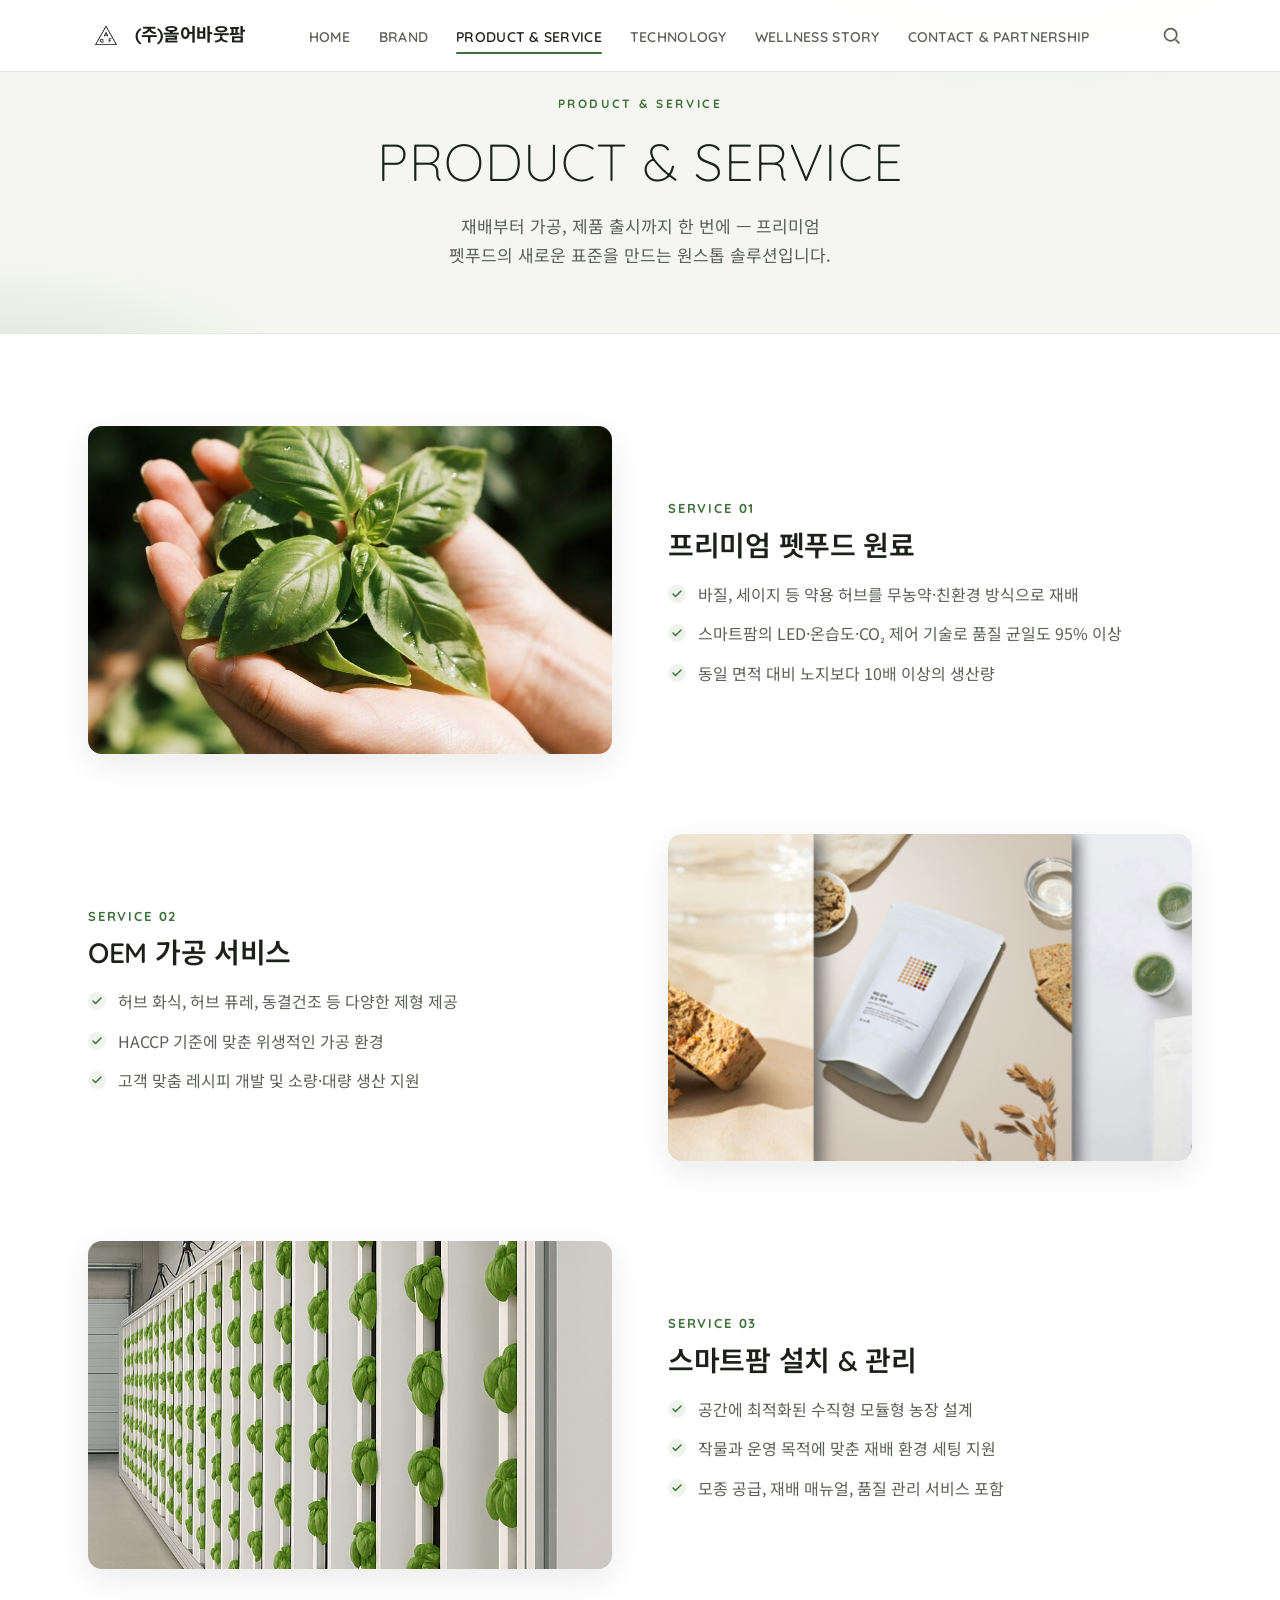
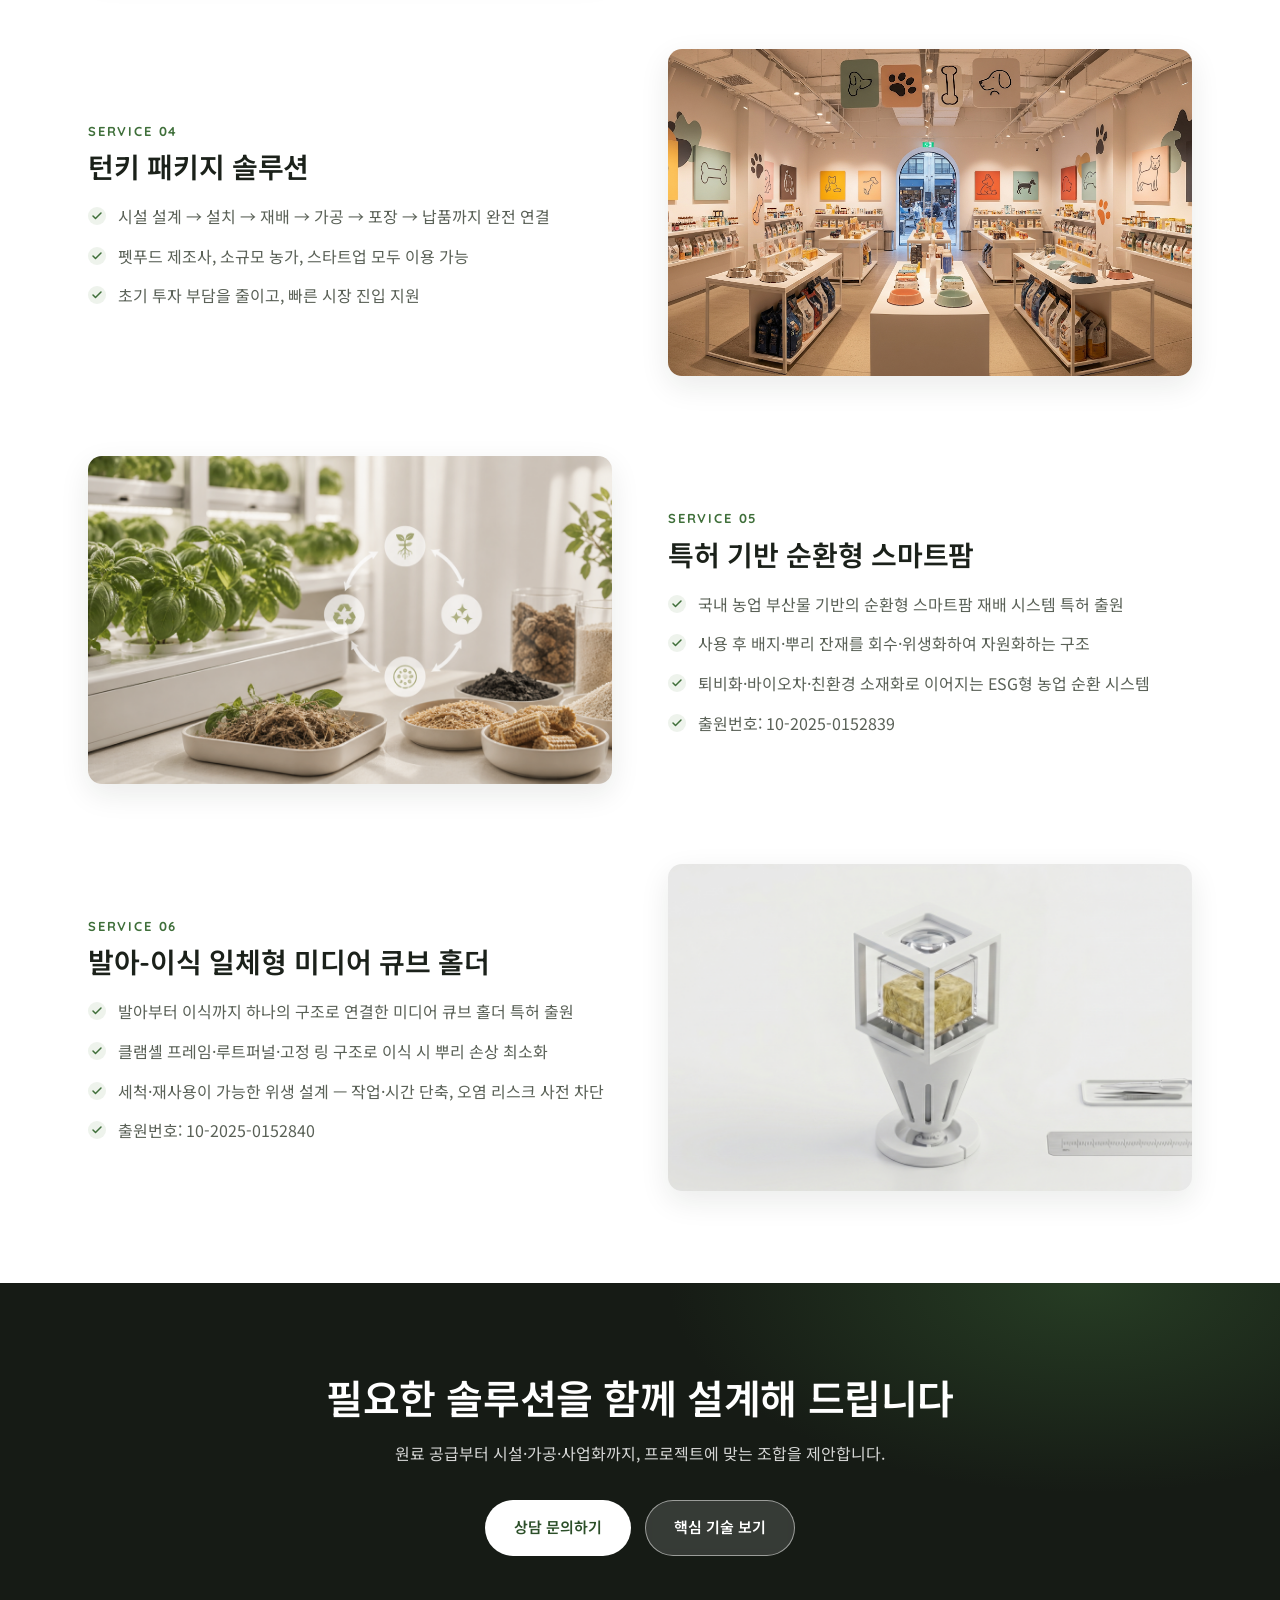
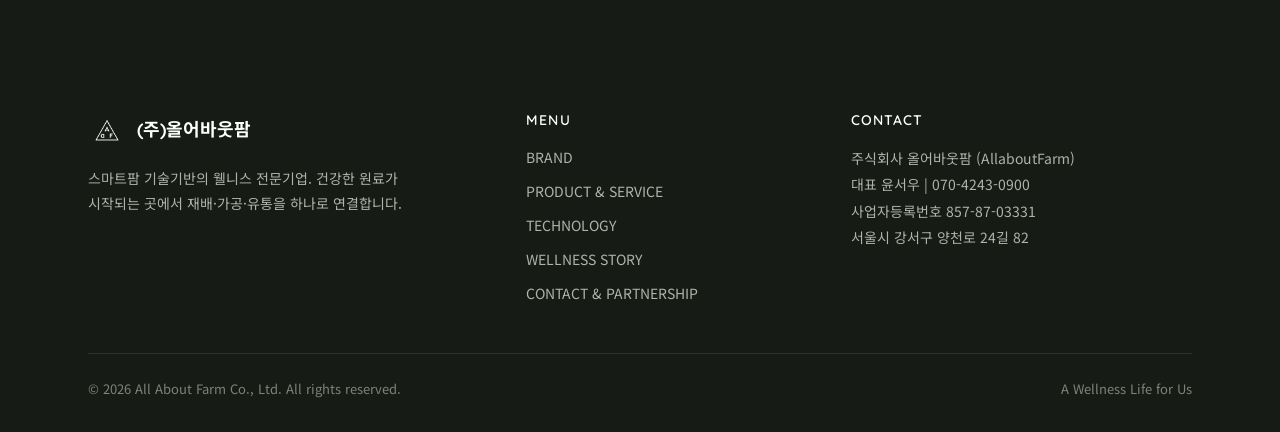
<file: product-service.html>
<!DOCTYPE html>
<html lang="ko">
<head>
  <meta charset="UTF-8" />
  <meta name="viewport" content="width=device-width, initial-scale=1.0" />
  <title>(주)올어바웃팜 - PRODUCT &amp; SERVICE</title>
  <meta name="description" content="재배부터 가공, 제품 출시까지 한 번에. 프리미엄 펫푸드 원료·OEM 가공·스마트팜 설치·턴키 패키지·특허 순환형 스마트팜." />
  <link rel="icon" href="assets/img/logo.png" />
  <link rel="preconnect" href="https://fonts.googleapis.com" />
  <link rel="preconnect" href="https://fonts.gstatic.com" crossorigin />
  <link href="https://fonts.googleapis.com/css2?family=Quicksand:wght@300;400;500;600;700&family=Noto+Sans+KR:wght@300;400;500;700&display=swap" rel="stylesheet" />
  <link rel="stylesheet" href="assets/css/style.css" />
</head>
<body>

  <header class="site-header">
    <div class="container">
      <a class="brand" href="index.html">
        <img src="assets/img/logo.png" alt="(주)올어바웃팜 로고" />
        <span class="brand-name">(주)올어바웃팜</span>
      </a>
      <nav class="gnb" aria-label="주요 메뉴">
        <ul>
          <li><a href="index.html">HOME</a></li>
          <li><a href="brand.html">BRAND</a></li>
          <li><a href="product-service.html" aria-current="page">PRODUCT &amp; SERVICE</a></li>
          <li><a href="technology.html">TECHNOLOGY</a></li>
          <li><a href="wellness-story.html">WELLNESS STORY</a></li>
          <li><a href="contact-partnership.html">CONTACT &amp; PARTNERSHIP</a></li>
        </ul>
      </nav>
      <div class="header-actions">
        <button class="icon-btn js-search-toggle" aria-label="검색 열기">
          <svg viewBox="0 0 24 24" fill="none" stroke="currentColor" stroke-width="2"><circle cx="11" cy="11" r="7"/><line x1="21" y1="21" x2="16.65" y2="16.65"/></svg>
        </button>
        <button class="icon-btn nav-toggle" aria-label="메뉴 열기" aria-expanded="false">
          <svg viewBox="0 0 24 24" fill="none" stroke="currentColor" stroke-width="2"><line x1="3" y1="6" x2="21" y2="6"/><line x1="3" y1="12" x2="21" y2="12"/><line x1="3" y1="18" x2="21" y2="18"/></svg>
        </button>
      </div>
    </div>
  </header>
  <div class="search-bar">
    <div class="container">
      <form role="search">
        <input type="search" placeholder="사이트 내 검색 (예: 스마트팜, 펫푸드, 특허)" aria-label="검색어" />
        <button type="submit">검색</button>
      </form>
    </div>
  </div>

  <div class="page-head has-fixed-header">
    <div class="container">
      <span class="eyebrow">Product &amp; Service</span>
      <h1>PRODUCT &amp; SERVICE</h1>
      <p class="lead">재배부터 가공, 제품 출시까지 한 번에 — 프리미엄 펫푸드의 새로운 표준을 만드는 원스톱 솔루션입니다.</p>
    </div>
  </div>

  <section class="section">
    <div class="container">

      <!-- 1 -->
      <article class="feature reveal">
        <div class="feature-img"><img src="assets/img/product-petfood.jpg" alt="무농약 약용 허브 재배" /></div>
        <div class="feature-text">
          <span class="step-tag">Service 01</span>
          <h3>프리미엄 펫푸드 원료</h3>
          <ul class="bullets">
            <li>바질, 세이지 등 약용 허브를 무농약·친환경 방식으로 재배</li>
            <li>스마트팜의 LED·온습도·CO₂ 제어 기술로 품질 균일도 95% 이상</li>
            <li>동일 면적 대비 노지보다 10배 이상의 생산량</li>
          </ul>
        </div>
      </article>

      <!-- 2 -->
      <article class="feature reverse reveal">
        <div class="feature-img"><img src="assets/img/product-oem.jpg" alt="OEM 가공 서비스" /></div>
        <div class="feature-text">
          <span class="step-tag">Service 02</span>
          <h3>OEM 가공 서비스</h3>
          <ul class="bullets">
            <li>허브 화식, 허브 퓨레, 동결건조 등 다양한 제형 제공</li>
            <li>HACCP 기준에 맞춘 위생적인 가공 환경</li>
            <li>고객 맞춤 레시피 개발 및 소량·대량 생산 지원</li>
          </ul>
        </div>
      </article>

      <!-- 3 -->
      <article class="feature reveal">
        <div class="feature-img"><img src="assets/img/product-smartfarm.jpg" alt="스마트팜 설치 및 관리" /></div>
        <div class="feature-text">
          <span class="step-tag">Service 03</span>
          <h3>스마트팜 설치 &amp; 관리</h3>
          <ul class="bullets">
            <li>공간에 최적화된 수직형 모듈형 농장 설계</li>
            <li>작물과 운영 목적에 맞춘 재배 환경 세팅 지원</li>
            <li>모종 공급, 재배 매뉴얼, 품질 관리 서비스 포함</li>
          </ul>
        </div>
      </article>

      <!-- 4 -->
      <article class="feature reverse reveal">
        <div class="feature-img"><img src="assets/img/product-turnkey.jpg" alt="턴키 패키지 솔루션" /></div>
        <div class="feature-text">
          <span class="step-tag">Service 04</span>
          <h3>턴키 패키지 솔루션</h3>
          <ul class="bullets">
            <li>시설 설계 → 설치 → 재배 → 가공 → 포장 → 납품까지 완전 연결</li>
            <li>펫푸드 제조사, 소규모 농가, 스타트업 모두 이용 가능</li>
            <li>초기 투자 부담을 줄이고, 빠른 시장 진입 지원</li>
          </ul>
        </div>
      </article>

      <!-- 5 -->
      <article class="feature reveal">
        <div class="feature-img"><img src="assets/img/product-patent.jpg" alt="특허 기반 순환형 스마트팜" /></div>
        <div class="feature-text">
          <span class="step-tag">Service 05</span>
          <h3>특허 기반 순환형 스마트팜</h3>
          <ul class="bullets">
            <li>국내 농업 부산물 기반의 순환형 스마트팜 재배 시스템 특허 출원</li>
            <li>사용 후 배지·뿌리 잔재를 회수·위생화하여 자원화하는 구조</li>
            <li>퇴비화·바이오차·친환경 소재화로 이어지는 ESG형 농업 순환 시스템</li>
            <li><span class="nobr">출원번호: 10-2025-0152839</span></li>
          </ul>
        </div>
      </article>

      <!-- 6 -->
      <article class="feature reverse reveal">
        <div class="feature-img"><img src="assets/img/media-cube-holder.png" alt="발아-이식 일체형 미디어 큐브 홀더" /></div>
        <div class="feature-text">
          <span class="step-tag">Service 06</span>
          <h3>발아-이식 일체형 미디어 큐브 홀더</h3>
          <ul class="bullets">
            <li>발아부터 이식까지 하나의 구조로 연결한 미디어 큐브 홀더 특허 출원</li>
            <li>클램셸 프레임·루트퍼널·고정 링 구조로 이식 시 뿌리 손상 최소화</li>
            <li>세척·재사용이 가능한 위생 설계 — 작업·시간 단축, 오염 리스크 사전 차단</li>
            <li><span class="nobr">출원번호: 10-2025-0152840</span></li>
          </ul>
        </div>
      </article>

    </div>
  </section>

  <!-- CTA -->
  <section class="section cta-band">
    <div class="container">
      <h2 class="reveal">필요한 솔루션을 함께 설계해 드립니다</h2>
      <p class="reveal d1">원료 공급부터 시설·가공·사업화까지, 프로젝트에 맞는 조합을 제안합니다.</p>
      <div class="btn-row reveal d2">
        <a class="btn btn-on-accent" href="contact-partnership.html">상담 문의하기</a>
        <a class="btn btn-light" href="technology.html">핵심 기술 보기</a>
      </div>
    </div>
  </section>

  <footer class="site-footer">
    <div class="container">
      <div class="footer-grid">
        <div class="footer-brand">
          <div class="f-logo"><img src="assets/img/logo.png" alt="" /><span>(주)올어바웃팜</span></div>
          <p>스마트팜 기술기반의 웰니스 전문기업. 건강한 원료가 시작되는 곳에서 재배·가공·유통을 하나로 연결합니다.</p>
        </div>
        <div class="footer-col">
          <h4>Menu</h4>
          <ul>
            <li><a href="brand.html">BRAND</a></li>
            <li><a href="product-service.html">PRODUCT &amp; SERVICE</a></li>
            <li><a href="technology.html">TECHNOLOGY</a></li>
            <li><a href="wellness-story.html">WELLNESS STORY</a></li>
            <li><a href="contact-partnership.html">CONTACT &amp; PARTNERSHIP</a></li>
          </ul>
        </div>
        <div class="footer-col">
          <h4>Contact</h4>
          <div class="line">주식회사 올어바웃팜 (AllaboutFarm)</div>
          <div class="line">대표 윤서우 | 070-4243-0900</div>
          <div class="line">사업자등록번호 857-87-03331</div>
          <div class="line">서울시 강서구 양천로 24길 82</div>
        </div>
      </div>
      <div class="footer-bottom">
        <span>© <span class="js-year">2026</span> All About Farm Co., Ltd. All rights reserved.</span>
        <span>A Wellness Life for Us</span>
      </div>
    </div>
  </footer>

  <script src="assets/js/main.js"></script>
</body>
</html>
</file>
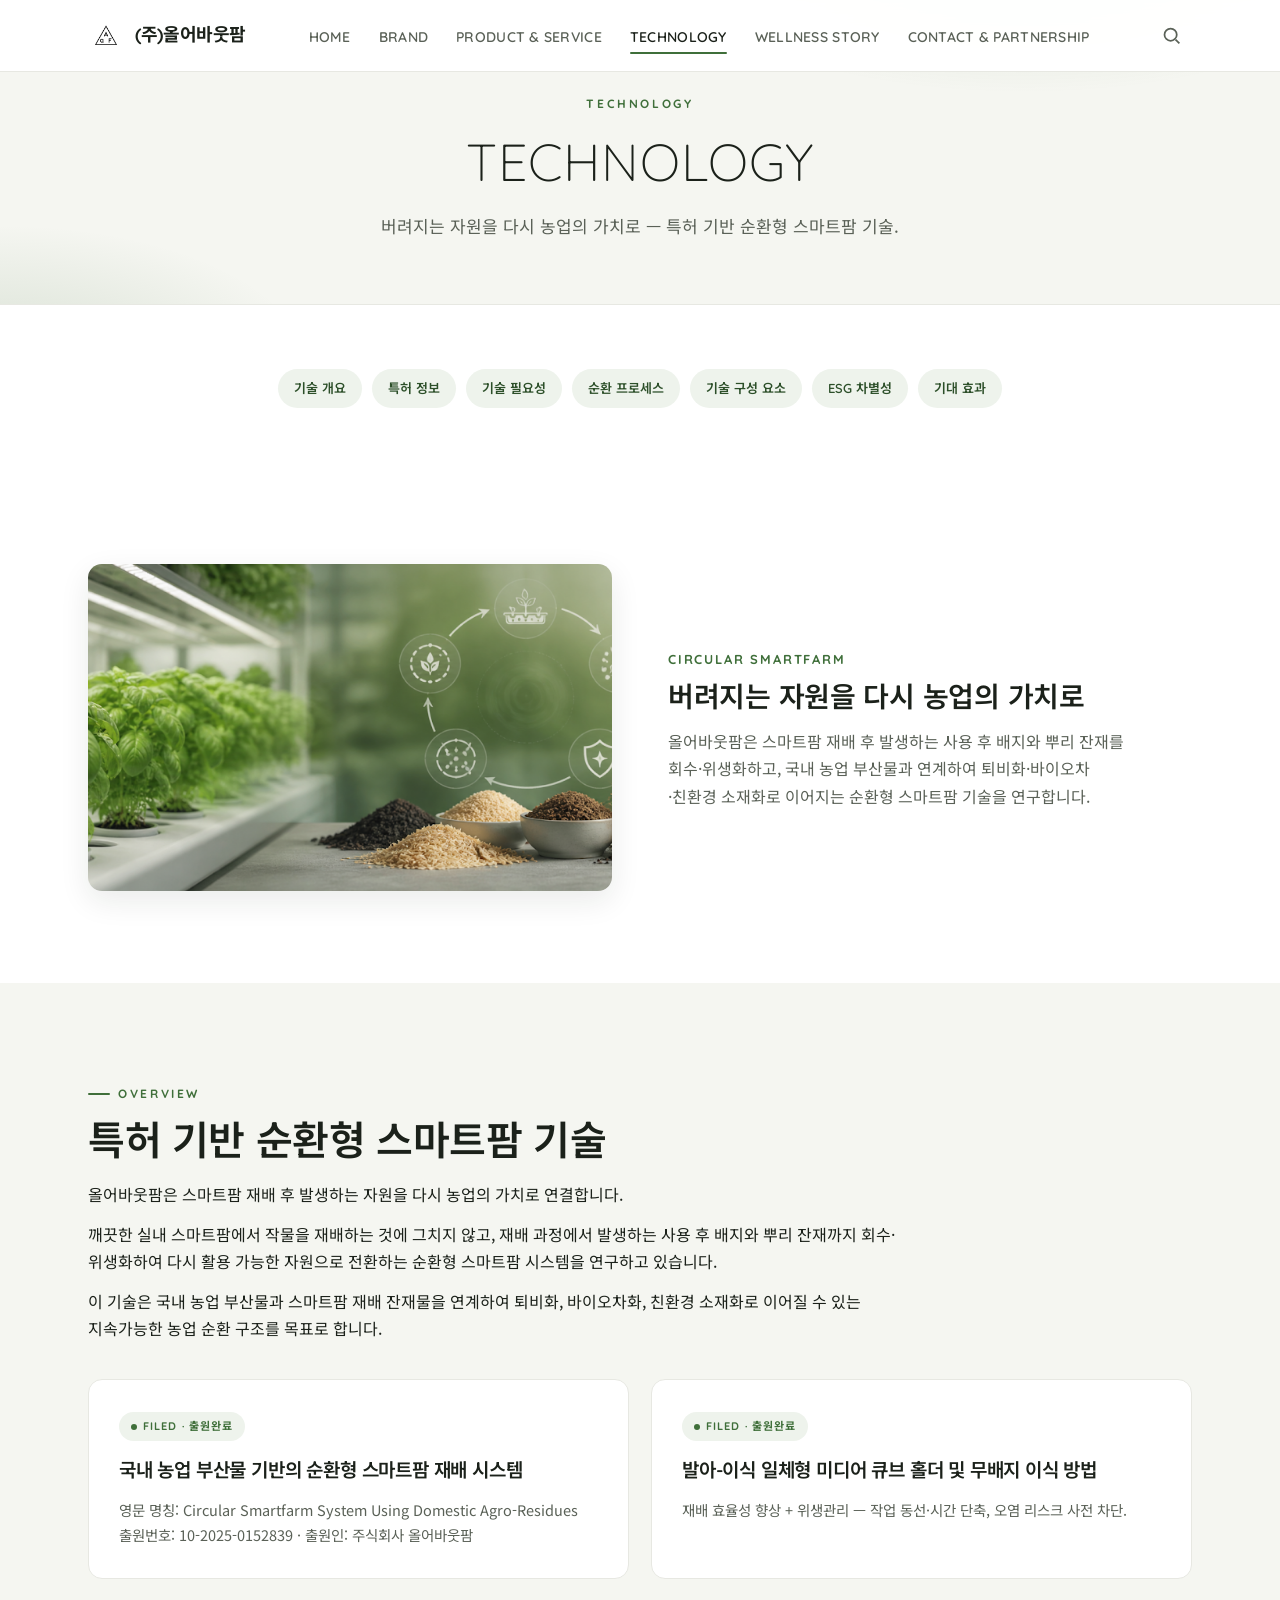
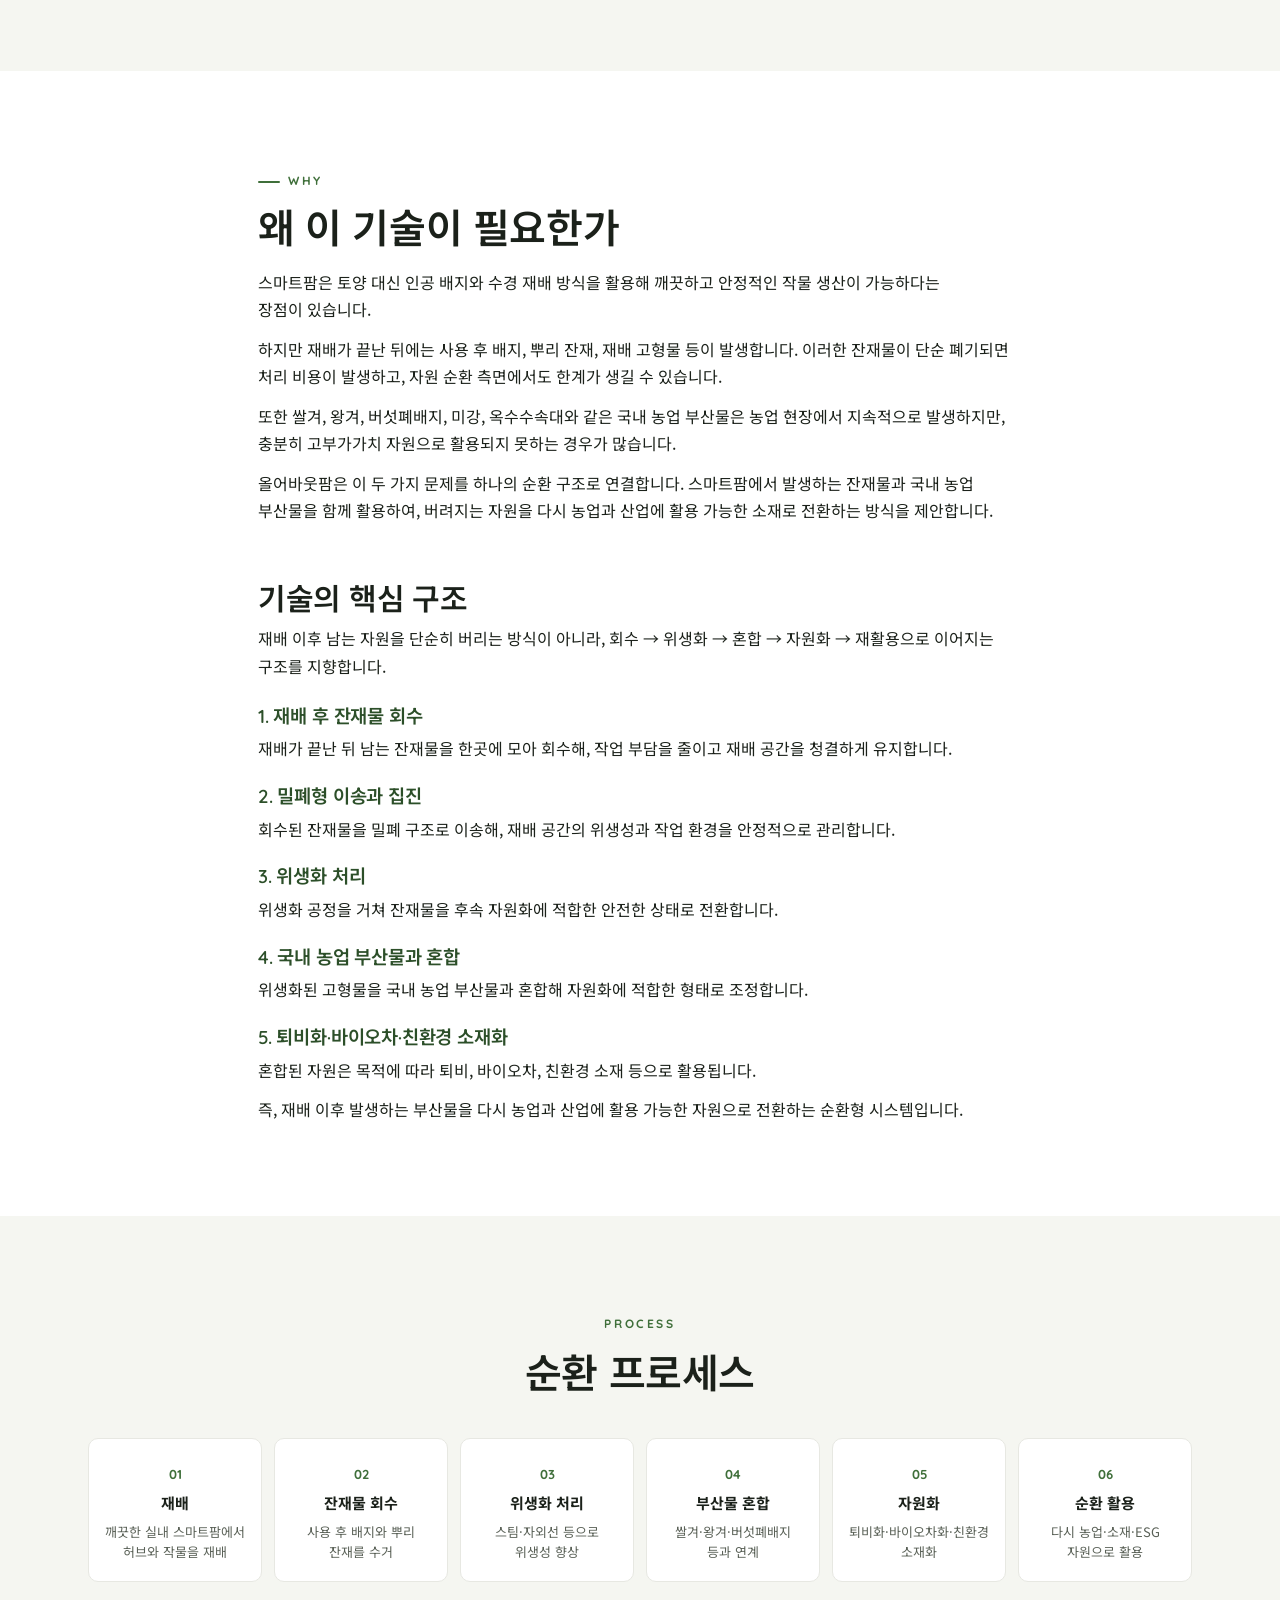
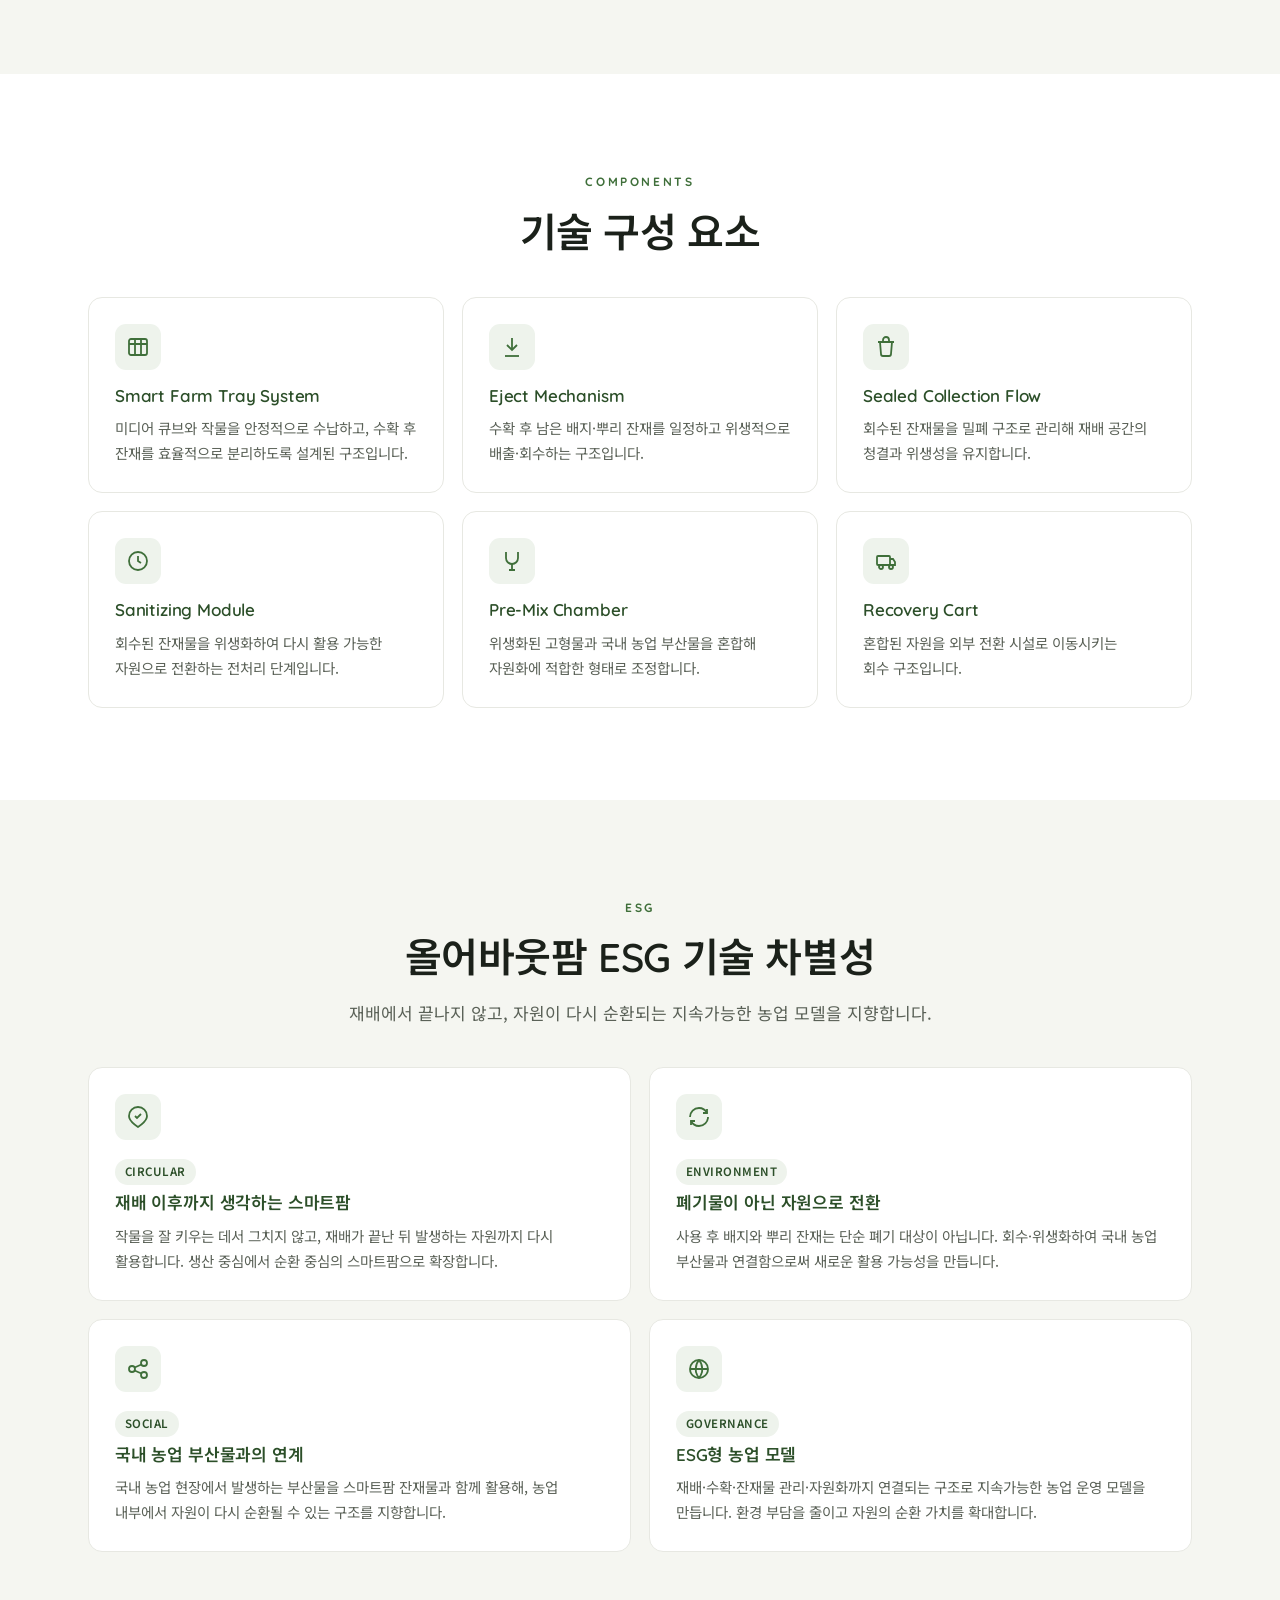
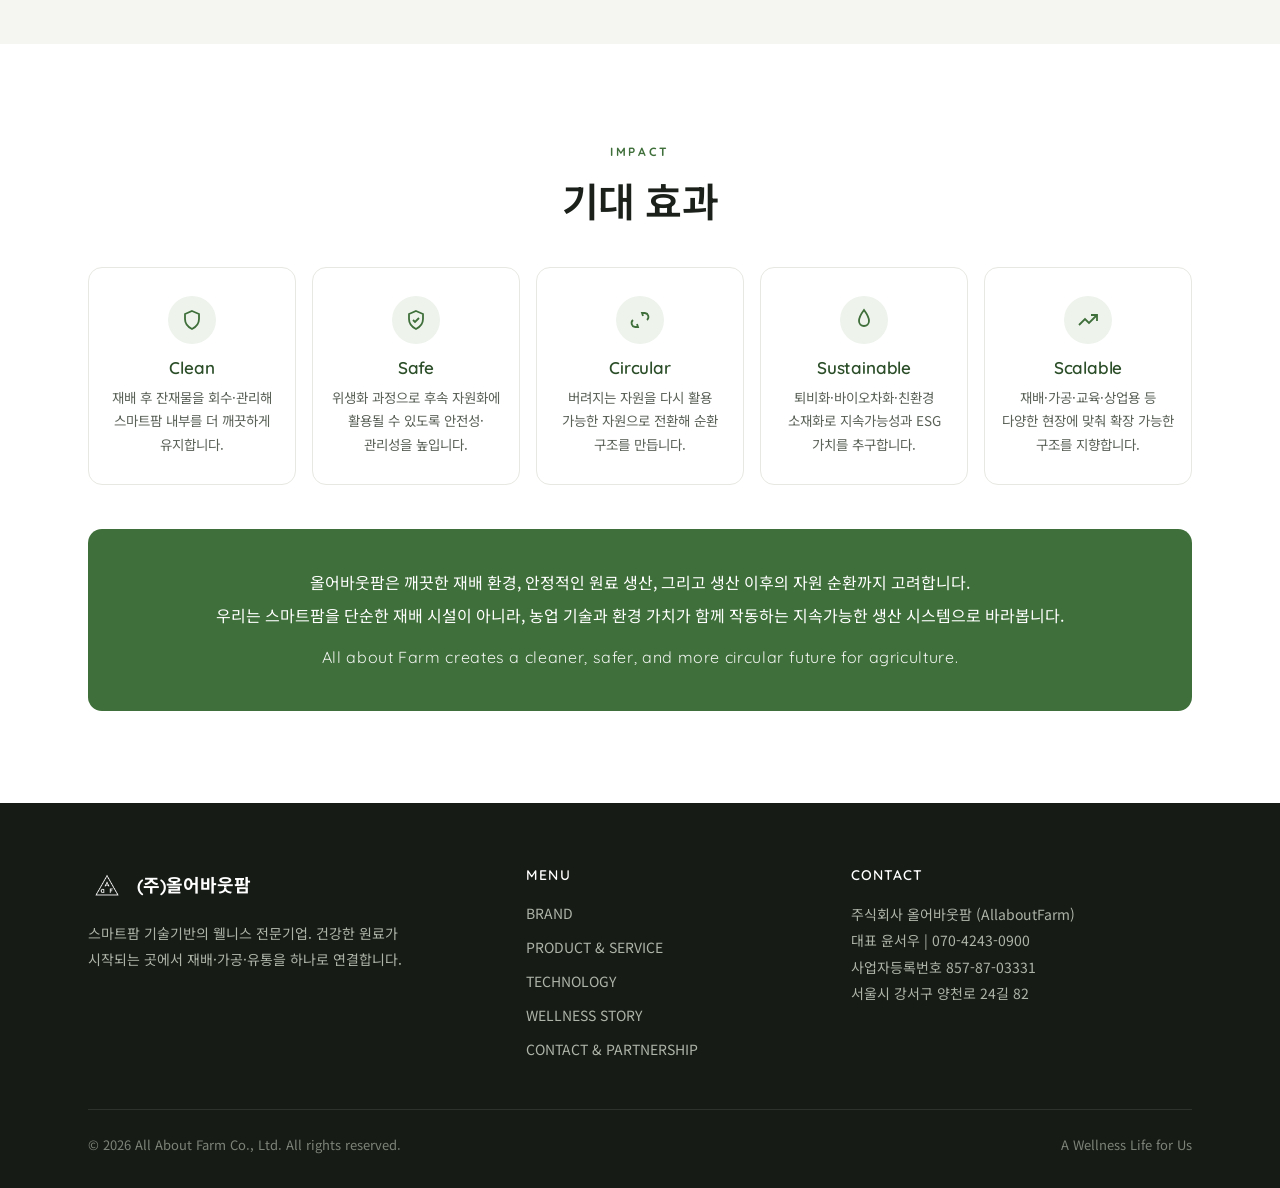
<file: technology.html>
<!DOCTYPE html>
<html lang="ko">
<head>
  <meta charset="UTF-8" />
  <meta name="viewport" content="width=device-width, initial-scale=1.0" />
  <title>(주)올어바웃팜 - TECHNOLOGY</title>
  <meta name="description" content="특허 기반 순환형 스마트팜 기술 — 버려지는 자원을 다시 농업의 가치로. 회수·위생화·혼합·자원화·재활용으로 이어지는 순환 구조." />
  <link rel="icon" href="assets/img/logo.png" />
  <link rel="preconnect" href="https://fonts.googleapis.com" />
  <link rel="preconnect" href="https://fonts.gstatic.com" crossorigin />
  <link href="https://fonts.googleapis.com/css2?family=Quicksand:wght@300;400;500;600;700&family=Noto+Sans+KR:wght@300;400;500;700&display=swap" rel="stylesheet" />
  <link rel="stylesheet" href="assets/css/style.css" />
</head>
<body>

  <header class="site-header">
    <div class="container">
      <a class="brand" href="index.html">
        <img src="assets/img/logo.png" alt="(주)올어바웃팜 로고" />
        <span class="brand-name">(주)올어바웃팜</span>
      </a>
      <nav class="gnb" aria-label="주요 메뉴">
        <ul>
          <li><a href="index.html">HOME</a></li>
          <li><a href="brand.html">BRAND</a></li>
          <li><a href="product-service.html">PRODUCT &amp; SERVICE</a></li>
          <li><a href="technology.html" aria-current="page">TECHNOLOGY</a></li>
          <li><a href="wellness-story.html">WELLNESS STORY</a></li>
          <li><a href="contact-partnership.html">CONTACT &amp; PARTNERSHIP</a></li>
        </ul>
      </nav>
      <div class="header-actions">
        <button class="icon-btn js-search-toggle" aria-label="검색 열기">
          <svg viewBox="0 0 24 24" fill="none" stroke="currentColor" stroke-width="2"><circle cx="11" cy="11" r="7"/><line x1="21" y1="21" x2="16.65" y2="16.65"/></svg>
        </button>
        <button class="icon-btn nav-toggle" aria-label="메뉴 열기" aria-expanded="false">
          <svg viewBox="0 0 24 24" fill="none" stroke="currentColor" stroke-width="2"><line x1="3" y1="6" x2="21" y2="6"/><line x1="3" y1="12" x2="21" y2="12"/><line x1="3" y1="18" x2="21" y2="18"/></svg>
        </button>
      </div>
    </div>
  </header>
  <div class="search-bar">
    <div class="container">
      <form role="search">
        <input type="search" placeholder="사이트 내 검색 (예: 스마트팜, 펫푸드, 특허)" aria-label="검색어" />
        <button type="submit">검색</button>
      </form>
    </div>
  </div>

  <div class="page-head has-fixed-header">
    <div class="container">
      <span class="eyebrow">Technology</span>
      <h1>TECHNOLOGY</h1>
      <p class="lead">버려지는 자원을 다시 농업의 가치로 — 특허 기반 순환형 스마트팜 기술.</p>
    </div>
  </div>

  <!-- 목차 칩 -->
  <section class="section--tight">
    <div class="container">
      <nav class="toc-chips" aria-label="목차">
        <a href="#intro">기술 개요</a>
        <a href="#patent">특허 정보</a>
        <a href="#why">기술 필요성</a>
        <a href="#process">순환 프로세스</a>
        <a href="#components">기술 구성 요소</a>
        <a href="#esg">ESG 차별성</a>
        <a href="#impact">기대 효과</a>
      </nav>
    </div>
  </section>

  <!-- 인트로 -->
  <section class="section" id="intro">
    <div class="container">
      <article class="feature reveal">
        <div class="feature-img"><img src="assets/img/tech-intro.jpg" alt="순환형 스마트팜 기술" /></div>
        <div class="feature-text">
          <span class="step-tag">Circular Smartfarm</span>
          <h3>버려지는 자원을 다시 농업의 가치로</h3>
          <p class="desc" style="margin-top:14px;">
            올어바웃팜은 스마트팜 재배 후 발생하는 사용 후 배지와 뿌리 잔재를 회수·위생화하고,
            국내 농업 부산물과 연계하여 퇴비화·바이오차·친환경 소재화로 이어지는 순환형 스마트팜 기술을 연구합니다.
          </p>
        </div>
      </article>
    </div>
  </section>

  <!-- 본문 + 특허정보 -->
  <section class="section section--soft" id="patent">
    <div class="container">
      <div class="measure reveal" style="max-width:820px;">
        <span class="eyebrow">Overview</span>
        <h2 style="margin-top:12px;">특허 기반 순환형 스마트팜 기술</h2>
        <div class="stack" style="margin-top:16px;">
          <p>올어바웃팜은 스마트팜 재배 후 발생하는 자원을 다시 농업의 가치로 연결합니다.</p>
          <p>깨끗한 실내 스마트팜에서 작물을 재배하는 것에 그치지 않고, 재배 과정에서 발생하는 사용 후 배지와 뿌리 잔재까지 회수·위생화하여 다시 활용 가능한 자원으로 전환하는 순환형 스마트팜 시스템을 연구하고 있습니다.</p>
          <p>이 기술은 국내 농업 부산물과 스마트팜 재배 잔재물을 연계하여 퇴비화, 바이오차화, 친환경 소재화로 이어질 수 있는 지속가능한 농업 순환 구조를 목표로 합니다.</p>
        </div>
      </div>

      <div class="patent-cards reveal d1" style="margin-top:36px;">
        <div class="patent">
          <span class="badge">Filed · 출원완료</span>
          <h3>국내 농업 부산물 기반의 순환형 스마트팜 재배 시스템</h3>
          <p class="area">
            영문 명칭: Circular Smartfarm System Using Domestic Agro-Residues<br />
            <span class="nobr">출원번호: 10-2025-0152839</span> · <span class="nobr">출원인: 주식회사 올어바웃팜</span>
          </p>
        </div>
        <div class="patent">
          <span class="badge">Filed · 출원완료</span>
          <h3>발아-이식 일체형 미디어 큐브 홀더 및 무배지 이식 방법</h3>
          <p class="area">재배 효율성 향상 + 위생관리 — 작업 동선·시간 단축, 오염 리스크 사전 차단.</p>
        </div>
      </div>
    </div>
  </section>

  <!-- 왜 필요한가 -->
  <section class="section" id="why">
    <div class="container measure" style="max-width:820px;">
      <div class="reveal">
        <span class="eyebrow">Why</span>
        <h2 style="margin-top:12px;">왜 이 기술이 필요한가</h2>
        <div class="stack" style="margin-top:16px;">
          <p>스마트팜은 토양 대신 인공 배지와 수경 재배 방식을 활용해 깨끗하고 안정적인 작물 생산이 가능하다는 장점이 있습니다.</p>
          <p>하지만 재배가 끝난 뒤에는 사용 후 배지, 뿌리 잔재, 재배 고형물 등이 발생합니다. 이러한 잔재물이 단순 폐기되면 처리 비용이 발생하고, 자원 순환 측면에서도 한계가 생길 수 있습니다.</p>
          <p>또한 쌀겨, 왕겨, 버섯폐배지, 미강, 옥수수속대와 같은 국내 농업 부산물은 농업 현장에서 지속적으로 발생하지만, 충분히 고부가가치 자원으로 활용되지 못하는 경우가 많습니다.</p>
          <p>올어바웃팜은 이 두 가지 문제를 하나의 순환 구조로 연결합니다. 스마트팜에서 발생하는 잔재물과 국내 농업 부산물을 함께 활용하여, 버려지는 자원을 다시 농업과 산업에 활용 가능한 소재로 전환하는 방식을 제안합니다.</p>
        </div>
      </div>

      <div class="reveal" style="margin-top:8px;">
        <div class="subhead"><h2>기술의 핵심 구조</h2></div>
        <p>재배 이후 남는 자원을 단순히 버리는 방식이 아니라, 회수 → 위생화 → 혼합 → 자원화 → 재활용으로 이어지는 구조를 지향합니다.</p>

        <div style="margin-top:24px;">
          <h3 style="color:var(--c-accent-dark);">1. 재배 후 잔재물 회수</h3>
          <div class="stack" style="margin-top:8px;">
            <p>재배가 끝난 뒤 남는 잔재물을 한곳에 모아 회수해, 작업 부담을 줄이고 재배 공간을 청결하게 유지합니다.</p>
          </div>
          <h3 style="color:var(--c-accent-dark); margin-top:22px;">2. 밀폐형 이송과 집진</h3>
          <div class="stack" style="margin-top:8px;">
            <p>회수된 잔재물을 밀폐 구조로 이송해, 재배 공간의 위생성과 작업 환경을 안정적으로 관리합니다.</p>
          </div>
          <h3 style="color:var(--c-accent-dark); margin-top:22px;">3. 위생화 처리</h3>
          <div class="stack" style="margin-top:8px;">
            <p>위생화 공정을 거쳐 잔재물을 후속 자원화에 적합한 안전한 상태로 전환합니다.</p>
          </div>
          <h3 style="color:var(--c-accent-dark); margin-top:22px;">4. 국내 농업 부산물과 혼합</h3>
          <div class="stack" style="margin-top:8px;">
            <p>위생화된 고형물을 국내 농업 부산물과 혼합해 자원화에 적합한 형태로 조정합니다.</p>
          </div>
          <h3 style="color:var(--c-accent-dark); margin-top:22px;">5. 퇴비화·바이오차·친환경 소재화</h3>
          <div class="stack" style="margin-top:8px;">
            <p>혼합된 자원은 목적에 따라 퇴비, 바이오차, 친환경 소재 등으로 활용됩니다.</p>
            <p>즉, 재배 이후 발생하는 부산물을 다시 농업과 산업에 활용 가능한 자원으로 전환하는 순환형 시스템입니다.</p>
          </div>
        </div>
      </div>
    </div>
  </section>

  <!-- 순환 프로세스 -->
  <section class="section section--soft" id="process">
    <div class="container">
      <div class="sec-head center reveal">
        <span class="eyebrow center">Process</span>
        <h2>순환 프로세스</h2>
      </div>
      <div class="flow reveal d1">
        <div class="flow-step"><span class="n">01</span><strong>재배</strong><span>깨끗한 실내 스마트팜에서 허브와 작물을 재배</span></div>
        <div class="flow-step"><span class="n">02</span><strong>잔재물 회수</strong><span>사용 후 배지와 뿌리 잔재를 수거</span></div>
        <div class="flow-step"><span class="n">03</span><strong>위생화 처리</strong><span>스팀·자외선 등으로 위생성 향상</span></div>
        <div class="flow-step"><span class="n">04</span><strong>부산물 혼합</strong><span>쌀겨·왕겨·버섯폐배지 등과 연계</span></div>
        <div class="flow-step"><span class="n">05</span><strong>자원화</strong><span>퇴비화·바이오차화·친환경 소재화</span></div>
        <div class="flow-step"><span class="n">06</span><strong>순환 활용</strong><span>다시 농업·소재·ESG 자원으로 활용</span></div>
      </div>
    </div>
  </section>

  <!-- 기술 구성 요소 -->
  <section class="section" id="components">
    <div class="container">
      <div class="sec-head center reveal">
        <span class="eyebrow center">Components</span>
        <h2>기술 구성 요소</h2>
      </div>
      <div class="tiles reveal d1">
        <div class="tile">
          <div class="ico"><svg viewBox="0 0 24 24" fill="none" stroke="currentColor" stroke-width="1.8"><rect x="3" y="4" width="18" height="16" rx="2"/><path d="M3 9h18M9 4v16M15 4v16"/></svg></div>
          <h3>Smart Farm Tray System</h3>
          <p>미디어 큐브와 작물을 안정적으로 수납하고, 수확 후 잔재를 효율적으로 분리하도록 설계된 구조입니다.</p>
        </div>
        <div class="tile">
          <div class="ico"><svg viewBox="0 0 24 24" fill="none" stroke="currentColor" stroke-width="1.8"><path d="M12 3v12"/><polyline points="7 10 12 15 17 10"/><path d="M5 21h14"/></svg></div>
          <h3>Eject Mechanism</h3>
          <p>수확 후 남은 배지·뿌리 잔재를 일정하고 위생적으로 배출·회수하는 구조입니다.</p>
        </div>
        <div class="tile">
          <div class="ico"><svg viewBox="0 0 24 24" fill="none" stroke="currentColor" stroke-width="1.8"><path d="M4 7h16M6 7l1 12a2 2 0 0 0 2 2h6a2 2 0 0 0 2-2l1-12"/><path d="M9 7V5a3 3 0 0 1 6 0v2"/></svg></div>
          <h3>Sealed Collection Flow</h3>
          <p>회수된 잔재물을 밀폐 구조로 관리해 재배 공간의 청결과 위생성을 유지합니다.</p>
        </div>
        <div class="tile">
          <div class="ico"><svg viewBox="0 0 24 24" fill="none" stroke="currentColor" stroke-width="1.8"><circle cx="12" cy="12" r="9"/><path d="M12 7v5l3 2"/></svg></div>
          <h3>Sanitizing Module</h3>
          <p>회수된 잔재물을 위생화하여 다시 활용 가능한 자원으로 전환하는 전처리 단계입니다.</p>
        </div>
        <div class="tile">
          <div class="ico"><svg viewBox="0 0 24 24" fill="none" stroke="currentColor" stroke-width="1.8"><path d="M6 3v6a6 6 0 0 0 12 0V3"/><path d="M9 21h6M12 15v6"/></svg></div>
          <h3>Pre-Mix Chamber</h3>
          <p>위생화된 고형물과 국내 농업 부산물을 혼합해 자원화에 적합한 형태로 조정합니다.</p>
        </div>
        <div class="tile">
          <div class="ico"><svg viewBox="0 0 24 24" fill="none" stroke="currentColor" stroke-width="1.8"><rect x="3" y="7" width="13" height="9" rx="1"/><path d="M16 10h3l2 3v3h-5"/><circle cx="7" cy="18" r="2"/><circle cx="17" cy="18" r="2"/></svg></div>
          <h3>Recovery Cart</h3>
          <p>혼합된 자원을 외부 전환 시설로 이동시키는 회수 구조입니다.</p>
        </div>
      </div>
    </div>
  </section>

  <!-- ESG 차별성 -->
  <section class="section section--soft" id="esg">
    <div class="container">
      <div class="sec-head center reveal">
        <span class="eyebrow center">ESG</span>
        <h2>올어바웃팜 ESG 기술 차별성</h2>
        <p class="desc">재배에서 끝나지 않고, 자원이 다시 순환되는 지속가능한 농업 모델을 지향합니다.</p>
      </div>
      <div class="tiles tiles--esg reveal d1">
        <div class="tile">
          <div class="ico"><svg viewBox="0 0 24 24" fill="none" stroke="currentColor" stroke-width="1.8"><path d="M12 2a9 9 0 0 1 9 9c0 4-3 7-9 11C6 18 3 15 3 11a9 9 0 0 1 9-9z"/><path d="M9 11l2 2 4-4"/></svg></div>
          <span class="esg-tag">Circular</span>
          <h3>재배 이후까지 생각하는 스마트팜</h3>
          <p>작물을 잘 키우는 데서 그치지 않고, 재배가 끝난 뒤 발생하는 자원까지 다시 활용합니다. 생산 중심에서 순환 중심의 스마트팜으로 확장합니다.</p>
        </div>
        <div class="tile">
          <div class="ico"><svg viewBox="0 0 24 24" fill="none" stroke="currentColor" stroke-width="1.8"><path d="M21 12a9 9 0 0 1-9 9 9 9 0 0 1-8-5"/><path d="M3 12a9 9 0 0 1 9-9 9 9 0 0 1 8 5"/><polyline points="20 4 20 8 16 8"/><polyline points="4 20 4 16 8 16"/></svg></div>
          <span class="esg-tag">Environment</span>
          <h3>폐기물이 아닌 자원으로 전환</h3>
          <p>사용 후 배지와 뿌리 잔재는 단순 폐기 대상이 아닙니다. 회수·위생화하여 국내 농업 부산물과 연결함으로써 새로운 활용 가능성을 만듭니다.</p>
        </div>
        <div class="tile">
          <div class="ico"><svg viewBox="0 0 24 24" fill="none" stroke="currentColor" stroke-width="1.8"><circle cx="6" cy="12" r="3"/><circle cx="18" cy="6" r="3"/><circle cx="18" cy="18" r="3"/><path d="M8.6 10.5l6.8-3M8.6 13.5l6.8 3"/></svg></div>
          <span class="esg-tag">Social</span>
          <h3>국내 농업 부산물과의 연계</h3>
          <p>국내 농업 현장에서 발생하는 부산물을 스마트팜 잔재물과 함께 활용해, 농업 내부에서 자원이 다시 순환될 수 있는 구조를 지향합니다.</p>
        </div>
        <div class="tile">
          <div class="ico"><svg viewBox="0 0 24 24" fill="none" stroke="currentColor" stroke-width="1.8"><circle cx="12" cy="12" r="9"/><path d="M3 12h18M12 3a14 14 0 0 1 0 18M12 3a14 14 0 0 0 0 18"/></svg></div>
          <span class="esg-tag">Governance</span>
          <h3>ESG형 농업 모델</h3>
          <p>재배·수확·잔재물 관리·자원화까지 연결되는 구조로 지속가능한 농업 운영 모델을 만듭니다. 환경 부담을 줄이고 자원의 순환 가치를 확대합니다.</p>
        </div>
      </div>
    </div>
  </section>

  <!-- 기대 효과 -->
  <section class="section" id="impact">
    <div class="container">
      <div class="sec-head center reveal">
        <span class="eyebrow center">Impact</span>
        <h2>기대 효과</h2>
      </div>
      <div class="effects reveal d1">
        <div class="effect">
          <div class="ico"><svg viewBox="0 0 24 24" fill="none" stroke="currentColor" stroke-width="1.8"><path d="M12 3l7 3v5c0 4.5-3 8-7 10-4-2-7-5.5-7-10V6z"/></svg></div>
          <h3>Clean</h3><p>재배 후 잔재물을 회수·관리해 스마트팜 내부를 더 깨끗하게 유지합니다.</p>
        </div>
        <div class="effect">
          <div class="ico"><svg viewBox="0 0 24 24" fill="none" stroke="currentColor" stroke-width="1.8"><path d="M12 3l7 3v5c0 4.5-3 8-7 10-4-2-7-5.5-7-10V6z"/><polyline points="9 12 11 14 15 10"/></svg></div>
          <h3>Safe</h3><p>위생화 과정으로 후속 자원화에 활용될 수 있도록 안전성·관리성을 높입니다.</p>
        </div>
        <div class="effect">
          <div class="ico"><svg viewBox="0 0 24 24" fill="none" stroke="currentColor" stroke-width="1.8"><path d="M7 19a4 4 0 0 1-2-7M17 5a4 4 0 0 1 2 7"/><polyline points="7 19 10 19 9 16"/><polyline points="17 5 14 5 15 8"/></svg></div>
          <h3>Circular</h3><p>버려지는 자원을 다시 활용 가능한 자원으로 전환해 순환 구조를 만듭니다.</p>
        </div>
        <div class="effect">
          <div class="ico"><svg viewBox="0 0 24 24" fill="none" stroke="currentColor" stroke-width="1.8"><path d="M12 2C9 6 7 9 7 13a5 5 0 0 0 10 0c0-4-2-7-5-11z"/></svg></div>
          <h3>Sustainable</h3><p>퇴비화·바이오차화·친환경 소재화로 지속가능성과 ESG 가치를 추구합니다.</p>
        </div>
        <div class="effect">
          <div class="ico"><svg viewBox="0 0 24 24" fill="none" stroke="currentColor" stroke-width="1.8"><polyline points="3 17 9 11 13 15 21 7"/><polyline points="15 7 21 7 21 13"/></svg></div>
          <h3>Scalable</h3><p>재배·가공·교육·상업용 등 다양한 현장에 맞춰 확장 가능한 구조를 지향합니다.</p>
        </div>
      </div>

      <div class="callout reveal d2" style="margin-top:44px;">
        <p>올어바웃팜은 깨끗한 재배 환경, 안정적인 원료 생산, 그리고 생산 이후의 자원 순환까지 고려합니다.</p>
        <p>우리는 스마트팜을 단순한 재배 시설이 아니라, 농업 기술과 환경 가치가 함께 작동하는 지속가능한 생산 시스템으로 바라봅니다.</p>
        <p class="en">All about Farm creates a cleaner, safer, and more circular future for agriculture.</p>
      </div>
    </div>
  </section>

  <footer class="site-footer">
    <div class="container">
      <div class="footer-grid">
        <div class="footer-brand">
          <div class="f-logo"><img src="assets/img/logo.png" alt="" /><span>(주)올어바웃팜</span></div>
          <p>스마트팜 기술기반의 웰니스 전문기업. 건강한 원료가 시작되는 곳에서 재배·가공·유통을 하나로 연결합니다.</p>
        </div>
        <div class="footer-col">
          <h4>Menu</h4>
          <ul>
            <li><a href="brand.html">BRAND</a></li>
            <li><a href="product-service.html">PRODUCT &amp; SERVICE</a></li>
            <li><a href="technology.html">TECHNOLOGY</a></li>
            <li><a href="wellness-story.html">WELLNESS STORY</a></li>
            <li><a href="contact-partnership.html">CONTACT &amp; PARTNERSHIP</a></li>
          </ul>
        </div>
        <div class="footer-col">
          <h4>Contact</h4>
          <div class="line">주식회사 올어바웃팜 (AllaboutFarm)</div>
          <div class="line">대표 윤서우 | 070-4243-0900</div>
          <div class="line">사업자등록번호 857-87-03331</div>
          <div class="line">서울시 강서구 양천로 24길 82</div>
        </div>
      </div>
      <div class="footer-bottom">
        <span>© <span class="js-year">2026</span> All About Farm Co., Ltd. All rights reserved.</span>
        <span>A Wellness Life for Us</span>
      </div>
    </div>
  </footer>

  <script src="assets/js/main.js"></script>
</body>
</html>
</file>
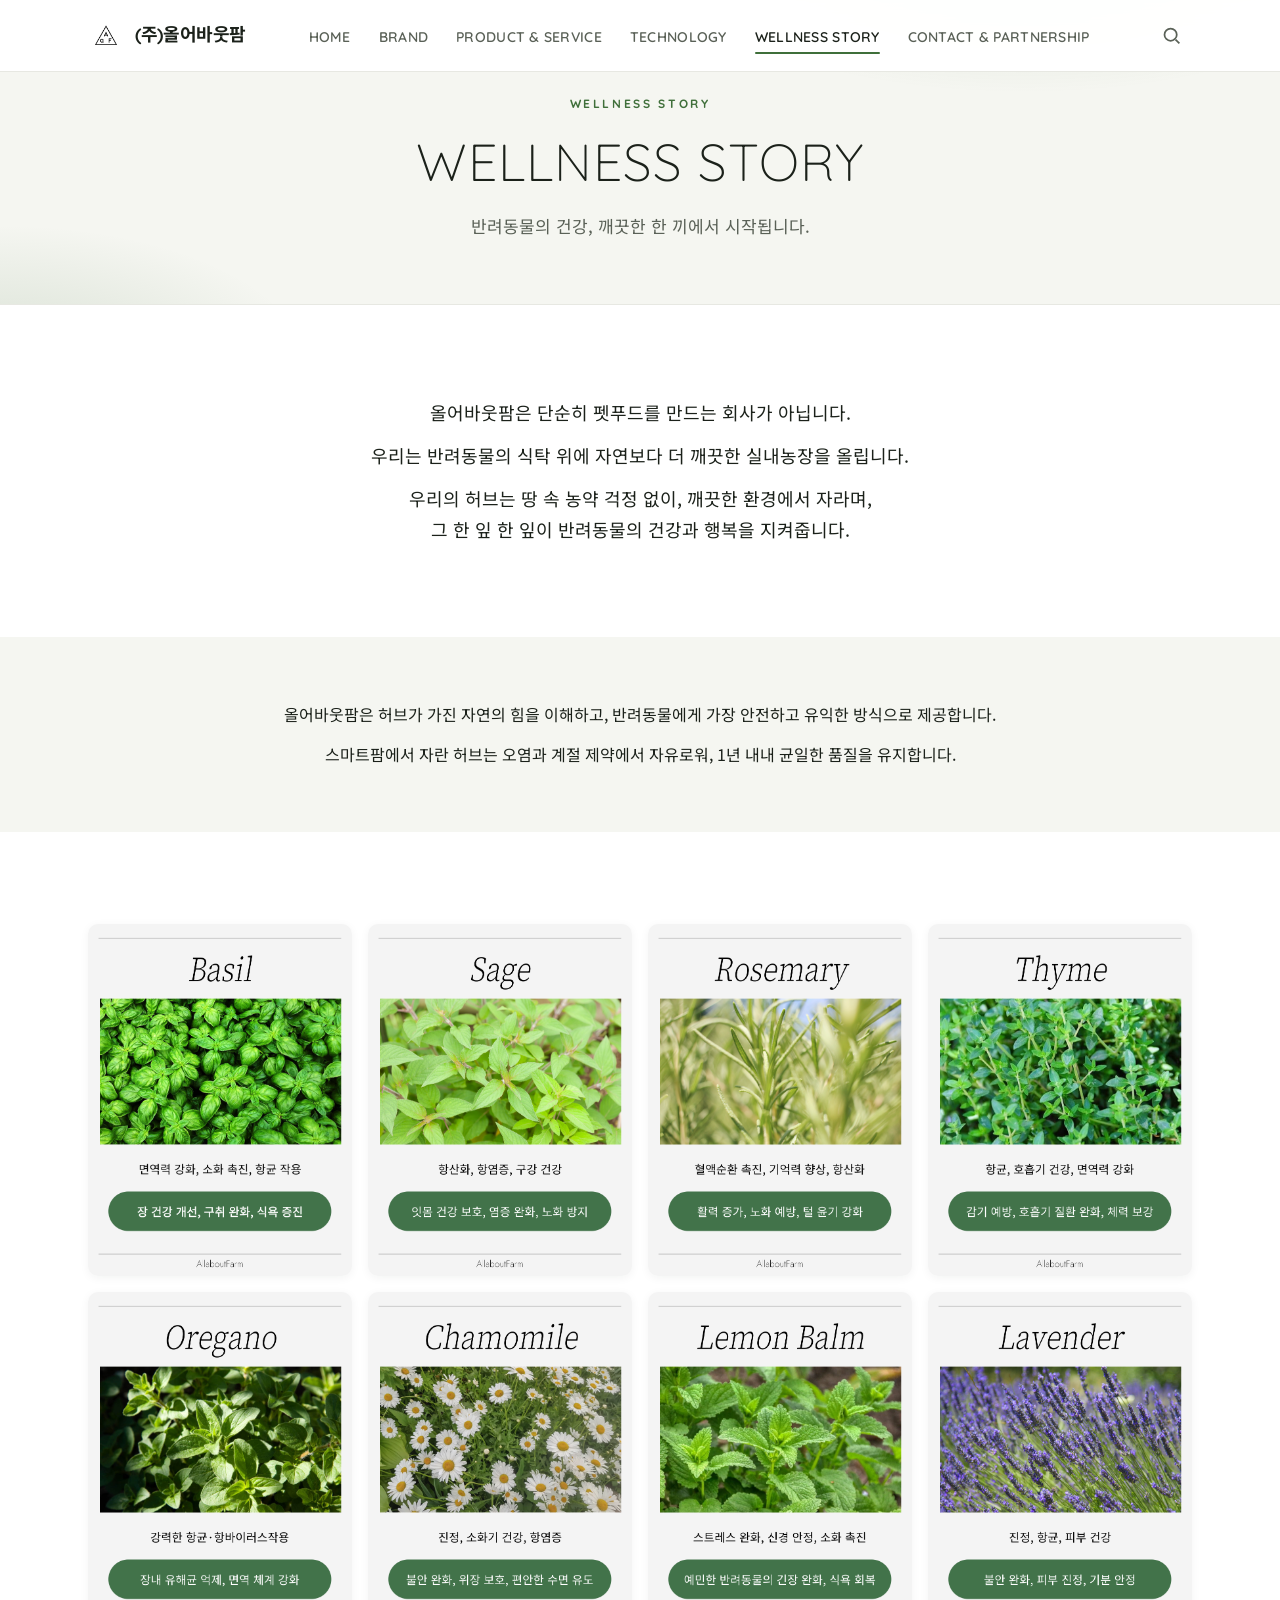
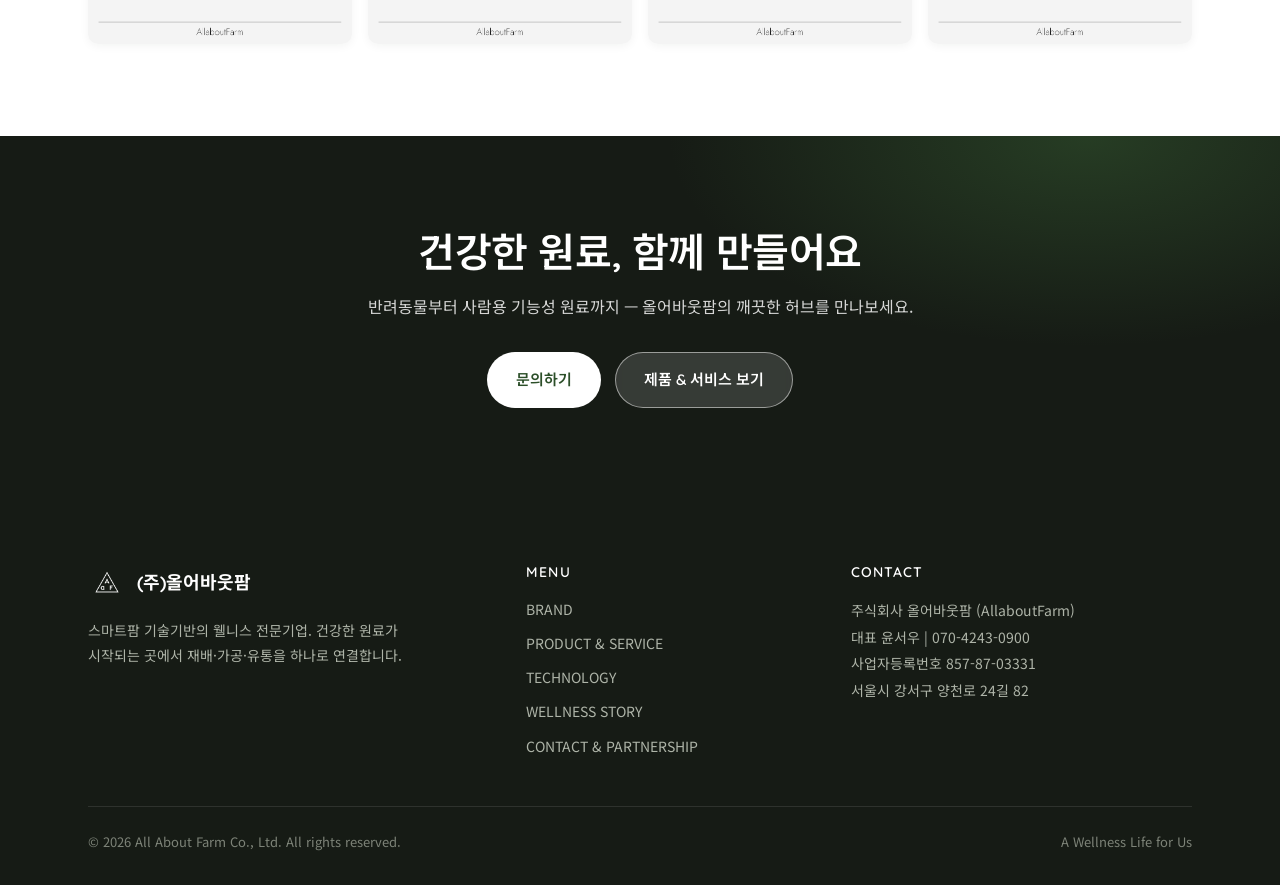
<file: wellness-story.html>
<!DOCTYPE html>
<html lang="ko">
<head>
  <meta charset="UTF-8" />
  <meta name="viewport" content="width=device-width, initial-scale=1.0" />
  <title>(주)올어바웃팜 - WELLNESS STORY</title>
  <meta name="description" content="반려동물의 건강, 깨끗한 한 끼에서 시작됩니다. 스마트팜에서 자란 허브로 만드는 웰니스 스토리." />
  <link rel="icon" href="assets/img/logo.png" />
  <link rel="preconnect" href="https://fonts.googleapis.com" />
  <link rel="preconnect" href="https://fonts.gstatic.com" crossorigin />
  <link href="https://fonts.googleapis.com/css2?family=Quicksand:wght@300;400;500;600;700&family=Noto+Sans+KR:wght@300;400;500;700&display=swap" rel="stylesheet" />
  <link rel="stylesheet" href="assets/css/style.css" />
</head>
<body>

  <header class="site-header">
    <div class="container">
      <a class="brand" href="index.html">
        <img src="assets/img/logo.png" alt="(주)올어바웃팜 로고" />
        <span class="brand-name">(주)올어바웃팜</span>
      </a>
      <nav class="gnb" aria-label="주요 메뉴">
        <ul>
          <li><a href="index.html">HOME</a></li>
          <li><a href="brand.html">BRAND</a></li>
          <li><a href="product-service.html">PRODUCT &amp; SERVICE</a></li>
          <li><a href="technology.html">TECHNOLOGY</a></li>
          <li><a href="wellness-story.html" aria-current="page">WELLNESS STORY</a></li>
          <li><a href="contact-partnership.html">CONTACT &amp; PARTNERSHIP</a></li>
        </ul>
      </nav>
      <div class="header-actions">
        <button class="icon-btn js-search-toggle" aria-label="검색 열기">
          <svg viewBox="0 0 24 24" fill="none" stroke="currentColor" stroke-width="2"><circle cx="11" cy="11" r="7"/><line x1="21" y1="21" x2="16.65" y2="16.65"/></svg>
        </button>
        <button class="icon-btn nav-toggle" aria-label="메뉴 열기" aria-expanded="false">
          <svg viewBox="0 0 24 24" fill="none" stroke="currentColor" stroke-width="2"><line x1="3" y1="6" x2="21" y2="6"/><line x1="3" y1="12" x2="21" y2="12"/><line x1="3" y1="18" x2="21" y2="18"/></svg>
        </button>
      </div>
    </div>
  </header>
  <div class="search-bar">
    <div class="container">
      <form role="search">
        <input type="search" placeholder="사이트 내 검색 (예: 스마트팜, 펫푸드, 특허)" aria-label="검색어" />
        <button type="submit">검색</button>
      </form>
    </div>
  </div>

  <div class="page-head has-fixed-header">
    <div class="container">
      <span class="eyebrow">Wellness Story</span>
      <h1>WELLNESS STORY</h1>
      <p class="lead">반려동물의 건강, 깨끗한 한 끼에서 시작됩니다.</p>
    </div>
  </div>

  <section class="section">
    <div class="container center">
      <div class="measure center stack reveal" style="font-size:18px;">
        <p>올어바웃팜은 단순히 펫푸드를 만드는 회사가 아닙니다.</p>
        <p>우리는 반려동물의 식탁 위에 자연보다 더 깨끗한 실내농장을 올립니다.</p>
        <p>우리의 허브는 땅 속 농약 걱정 없이, 깨끗한 환경에서 자라며,<br />그 한 잎 한 잎이 반려동물의 건강과 행복을 지켜줍니다.</p>
      </div>
    </div>
  </section>

  <section class="section--tight section--soft">
    <div class="container center">
      <div class="measure center stack reveal">
        <p>올어바웃팜은 허브가 가진 자연의 힘을 이해하고, 반려동물에게 가장 안전하고 유익한 방식으로 제공합니다.</p>
        <p>스마트팜에서 자란 허브는 오염과 계절 제약에서 자유로워, 1년 내내 균일한 품질을 유지합니다.</p>
      </div>
    </div>
  </section>

  <section class="section">
    <div class="container">
      <div class="gallery reveal">
        <figure><img src="assets/img/wellness-1.jpg" alt="웰니스 스토리 이미지 1" /></figure>
        <figure><img src="assets/img/wellness-2.jpg" alt="웰니스 스토리 이미지 2" /></figure>
        <figure><img src="assets/img/wellness-3.jpg" alt="웰니스 스토리 이미지 3" /></figure>
        <figure><img src="assets/img/wellness-4.jpg" alt="웰니스 스토리 이미지 4" /></figure>
        <figure><img src="assets/img/wellness-5.jpg" alt="웰니스 스토리 이미지 5" /></figure>
        <figure><img src="assets/img/wellness-6.jpg" alt="웰니스 스토리 이미지 6" /></figure>
        <figure><img src="assets/img/wellness-7.jpg" alt="웰니스 스토리 이미지 7" /></figure>
        <figure><img src="assets/img/wellness-8.jpg" alt="웰니스 스토리 이미지 8" /></figure>
      </div>
    </div>
  </section>

  <!-- CTA -->
  <section class="section cta-band">
    <div class="container">
      <h2 class="reveal">건강한 원료, 함께 만들어요</h2>
      <p class="reveal d1">반려동물부터 사람용 기능성 원료까지 — 올어바웃팜의 깨끗한 허브를 만나보세요.</p>
      <div class="btn-row reveal d2">
        <a class="btn btn-on-accent" href="contact-partnership.html">문의하기</a>
        <a class="btn btn-light" href="product-service.html">제품 &amp; 서비스 보기</a>
      </div>
    </div>
  </section>

  <footer class="site-footer">
    <div class="container">
      <div class="footer-grid">
        <div class="footer-brand">
          <div class="f-logo"><img src="assets/img/logo.png" alt="" /><span>(주)올어바웃팜</span></div>
          <p>스마트팜 기술기반의 웰니스 전문기업. 건강한 원료가 시작되는 곳에서 재배·가공·유통을 하나로 연결합니다.</p>
        </div>
        <div class="footer-col">
          <h4>Menu</h4>
          <ul>
            <li><a href="brand.html">BRAND</a></li>
            <li><a href="product-service.html">PRODUCT &amp; SERVICE</a></li>
            <li><a href="technology.html">TECHNOLOGY</a></li>
            <li><a href="wellness-story.html">WELLNESS STORY</a></li>
            <li><a href="contact-partnership.html">CONTACT &amp; PARTNERSHIP</a></li>
          </ul>
        </div>
        <div class="footer-col">
          <h4>Contact</h4>
          <div class="line">주식회사 올어바웃팜 (AllaboutFarm)</div>
          <div class="line">대표 윤서우 | 070-4243-0900</div>
          <div class="line">사업자등록번호 857-87-03331</div>
          <div class="line">서울시 강서구 양천로 24길 82</div>
        </div>
      </div>
      <div class="footer-bottom">
        <span>© <span class="js-year">2026</span> All About Farm Co., Ltd. All rights reserved.</span>
        <span>A Wellness Life for Us</span>
      </div>
    </div>
  </footer>

  <script src="assets/js/main.js"></script>
</body>
</html>
</file>
<file: assets/css/style.css>
/* =========================================================
   (주)올어바웃팜 — All about Farm
   Design System v2.0  (디자인 토큰 / 컴포넌트 / 반응형)
   ========================================================= */

/* ---------- 디자인 토큰 ---------- */
:root {
  --c-text: #1b211a;
  --c-text-soft: #5a6157;
  --c-text-faint: #8b9186;
  --c-line: #e7e8e2;
  --c-bg: #ffffff;
  --c-bg-soft: #f5f6f1;
  --c-bg-deep: #eef1ea;
  --c-accent: #3f6f3a;        /* 허브 그린 */
  --c-accent-dark: #2c4f29;
  --c-accent-soft: #eef3ec;
  --c-accent-glow: rgba(63,111,58,.16);
  --c-ink: #161b15;           /* 푸터/딥 섹션 */

  --font-head: "Quicksand", "Noto Sans KR", sans-serif;
  --font-body: "Noto Sans KR", "Quicksand", sans-serif;

  --maxw: 1160px;
  --measure: 720px;
  --header-h: 72px;
  --radius: 14px;
  --radius-sm: 10px;
  --shadow-sm: 0 2px 10px rgba(20,30,18,.05);
  --shadow: 0 10px 30px rgba(20,30,18,.09);
  --shadow-lg: 0 24px 60px rgba(20,30,18,.14);
  --ease: cubic-bezier(.22,.61,.36,1);
}

/* ---------- 리셋 ---------- */
* { box-sizing: border-box; margin: 0; padding: 0; }
html { scroll-behavior: smooth; scroll-padding-top: calc(var(--header-h) + 20px); }
body {
  font-family: var(--font-body);
  color: var(--c-text);
  background: var(--c-bg);
  line-height: 1.72;
  -webkit-font-smoothing: antialiased;
  text-rendering: optimizeLegibility;
  word-break: keep-all;        /* 한글: 어절(띄어쓰기) 단위로만 줄바꿈 */
  overflow-wrap: break-word;   /* 긴 영문/URL은 넘치지 않게 처리 */
}
img { max-width: 100%; display: block; }
a { color: inherit; text-decoration: none; }
h1, h2, h3, h4 { font-family: var(--font-head); font-weight: 600; line-height: 1.22; letter-spacing: -.01em; text-wrap: balance; }
p { text-wrap: pretty; }
.lead, .desc, .cta-band p, .sec-head p, .hero-desc, .sub { text-wrap: balance; }
.nobr { white-space: nowrap; }   /* 영문·괄호·하이픈 구절이 중간에 끊기지 않게 */

.container { width: 100%; max-width: var(--maxw); margin: 0 auto; padding: 0 28px; }
.section { padding: 92px 0; position: relative; }
.section--soft { background: var(--c-bg-soft); }
.section--tight { padding: 64px 0; }
.center { text-align: center; }
.measure { max-width: var(--measure); }
.measure.center { margin-left: auto; margin-right: auto; }
.stack > * + * { margin-top: 12px; }

/* ---------- 섹션 헤더 (eyebrow + 제목 + 설명) ---------- */
.eyebrow {
  display: inline-flex; align-items: center; gap: 8px;
  font-family: var(--font-head); font-weight: 700; letter-spacing: .22em;
  text-transform: uppercase; font-size: 12px; color: var(--c-accent);
}
.eyebrow::before {
  content: ""; width: 22px; height: 2px; background: var(--c-accent); border-radius: 2px;
}
.center .eyebrow::before, .eyebrow.center::before { display: none; }
.sec-head { margin-bottom: 40px; }
.sec-head.center { margin-left: auto; margin-right: auto; max-width: 760px; }
.sec-head h2 {
  margin-top: 14px;
  font-size: clamp(26px, 3.6vw, 40px);
}
.sec-head .desc { margin-top: 16px; color: var(--c-text-soft); font-size: 17px; }

.section h2 { font-size: clamp(26px, 3.6vw, 40px); }
.section .desc { color: var(--c-text-soft); }

/* ---------- 버튼 ---------- */
.btn {
  display: inline-flex; align-items: center; justify-content: center; gap: 9px;
  font-family: var(--font-head); font-weight: 600; font-size: 15px;
  padding: 14px 28px; border-radius: 999px; border: 1.5px solid transparent;
  cursor: pointer; transition: all .25s var(--ease); white-space: nowrap;
}
.btn svg { width: 18px; height: 18px; }
.btn-primary { background: var(--c-accent); color: #fff; }
.btn-primary:hover { background: var(--c-accent-dark); transform: translateY(-2px); box-shadow: 0 10px 24px var(--c-accent-glow); }
.btn-ghost { background: transparent; color: var(--c-text); border-color: var(--c-line); }
.btn-ghost:hover { border-color: var(--c-accent); color: var(--c-accent); transform: translateY(-2px); }
.btn-light { background: rgba(255,255,255,.14); color: #fff; border-color: rgba(255,255,255,.5); backdrop-filter: blur(4px); }
.btn-light:hover { background: #fff; color: var(--c-accent-dark); border-color: #fff; transform: translateY(-2px); }
.btn-on-accent { background: #fff; color: var(--c-accent-dark); }
.btn-on-accent:hover { transform: translateY(-2px); box-shadow: var(--shadow); }
.btn-row { display: flex; flex-wrap: wrap; gap: 14px; }
.btn-row.center { justify-content: center; }

/* ---------- 헤더 ---------- */
.site-header {
  position: fixed; top: 0; left: 0; right: 0; z-index: 100;
  height: var(--header-h);
  background: rgba(255,255,255,.96);
  backdrop-filter: blur(10px);
  border-bottom: 1px solid var(--c-line);
  transition: background .3s var(--ease), border-color .3s var(--ease), box-shadow .3s var(--ease);
}
.site-header .container { height: 100%; display: flex; align-items: center; justify-content: space-between; gap: 18px; }
.brand { display: flex; align-items: center; gap: 11px; }
.brand img { width: 36px; height: 36px; transition: filter .3s var(--ease); }
.brand .brand-name { font-family: var(--font-head); font-weight: 700; font-size: 18px; letter-spacing: -.02em; transition: color .3s var(--ease); }

.gnb ul { list-style: none; display: flex; gap: 28px; }
.gnb a {
  font-family: var(--font-head); font-size: 14px; font-weight: 600; letter-spacing: .02em;
  color: var(--c-text-soft); padding: 8px 0; position: relative; white-space: nowrap;
  transition: color .2s;
}
.gnb a:hover { color: var(--c-accent); }
.gnb a[aria-current="page"] { color: var(--c-text); }
.gnb a[aria-current="page"]::after {
  content: ""; position: absolute; left: 0; right: 0; bottom: 0; height: 2px;
  background: var(--c-accent); border-radius: 2px;
}
.header-actions { display: flex; align-items: center; gap: 6px; }
.icon-btn {
  width: 40px; height: 40px; border: none; background: transparent; color: var(--c-text-soft);
  display: grid; place-items: center; cursor: pointer; border-radius: 50%; transition: all .2s;
}
.icon-btn:hover { background: var(--c-accent-soft); color: var(--c-accent); }
.icon-btn svg { width: 21px; height: 21px; }
.nav-toggle { display: none; }

/* 히어로 위 투명 헤더 (HOME) */
.site-header.is-transparent {
  background: transparent; border-color: transparent; backdrop-filter: none;
}
.site-header.is-transparent .brand-name,
.site-header.is-transparent .gnb a,
.site-header.is-transparent .icon-btn { color: #fff; }
.site-header.is-transparent .brand img { filter: brightness(0) invert(1); }
.site-header.is-transparent .gnb a[aria-current="page"]::after { background: #fff; }
.site-header.is-transparent .icon-btn:hover { background: rgba(255,255,255,.18); color: #fff; }
.site-header.is-transparent.scrolled {
  background: rgba(255,255,255,.97); border-color: var(--c-line); backdrop-filter: blur(10px);
  box-shadow: var(--shadow-sm);
}
.site-header.is-transparent.scrolled .brand-name,
.site-header.is-transparent.scrolled .gnb a,
.site-header.is-transparent.scrolled .icon-btn { color: var(--c-text-soft); }
.site-header.is-transparent.scrolled .brand-name { color: var(--c-text); }
.site-header.is-transparent.scrolled .brand img { filter: none; }
.site-header.is-transparent.scrolled .gnb a[aria-current="page"]::after { background: var(--c-accent); }

/* 본문이 고정 헤더에 가리지 않도록 */
.has-fixed-header { padding-top: var(--header-h); }

/* 검색창 */
.search-bar { position: fixed; top: var(--header-h); left: 0; right: 0; z-index: 99;
  display: none; border-bottom: 1px solid var(--c-line); background: #fff; box-shadow: var(--shadow-sm); }
.search-bar.open { display: block; }
.search-bar .container { display: flex; gap: 10px; padding-top: 14px; padding-bottom: 14px; }
.search-bar input { flex: 1; font: inherit; padding: 11px 16px; border: 1px solid var(--c-line); border-radius: 999px; }
.search-bar input:focus { outline: none; border-color: var(--c-accent); }
.search-bar button { font: inherit; font-weight: 600; padding: 11px 22px; border: none; border-radius: 999px; background: var(--c-accent); color: #fff; cursor: pointer; }

/* ---------- 히어로 (HOME) ---------- */
.hero {
  position: relative; min-height: 100vh;
  display: grid; place-items: center; text-align: center; color: #fff;
  background: #2a2a2a center/cover no-repeat;
}
.hero::after {
  content: ""; position: absolute; inset: 0;
  background: linear-gradient(180deg, rgba(18,28,16,.55) 0%, rgba(18,28,16,.4) 45%, rgba(18,28,16,.7) 100%);
}
.hero-inner { position: relative; z-index: 1; padding: 24px; max-width: 880px; }
.hero .kicker {
  font-family: var(--font-head); font-weight: 700; letter-spacing: .32em; text-transform: uppercase;
  font-size: 13px; opacity: .9; margin-bottom: 22px;
}
.hero h1 {
  font-weight: 300; font-size: clamp(40px, 7vw, 76px); letter-spacing: .01em; line-height: 1.1;
  text-shadow: 0 2px 30px rgba(0,0,0,.35);
}
.hero .sub {
  margin-top: 20px; font-family: var(--font-head); font-size: clamp(15px, 2.2vw, 21px);
  font-weight: 400; letter-spacing: .2em; text-transform: uppercase; opacity: .94;
}
.hero .hero-desc { margin: 24px auto 0; max-width: 540px; color: rgba(255,255,255,.88); font-size: 16px; }
.hero .btn-row { margin-top: 36px; }
.scroll-cue {
  position: absolute; bottom: 28px; left: 50%; transform: translateX(-50%); z-index: 1;
  width: 26px; height: 42px; border: 2px solid rgba(255,255,255,.6); border-radius: 14px;
}
.scroll-cue::before {
  content: ""; position: absolute; left: 50%; top: 8px; width: 4px; height: 8px;
  background: #fff; border-radius: 2px; transform: translateX(-50%);
  animation: scrollcue 1.6s var(--ease) infinite;
}
@keyframes scrollcue { 0%{opacity:0;transform:translate(-50%,0)} 40%{opacity:1} 80%{opacity:0;transform:translate(-50%,12px)} 100%{opacity:0} }

/* ---------- 페이지 헤더 (히어로 없는 페이지) ---------- */
.page-head {
  position: relative; padding: 88px 0 64px; text-align: center;
  background: var(--c-bg-soft); border-bottom: 1px solid var(--c-line); overflow: hidden;
}
.page-head::before {
  content: ""; position: absolute; inset: 0;
  background:
    radial-gradient(540px 220px at 80% -20%, var(--c-accent-glow), transparent 70%),
    radial-gradient(440px 200px at 0% 120%, var(--c-accent-glow), transparent 70%);
}
.page-head .container { position: relative; }
.page-head .eyebrow { justify-content: center; }
.page-head .eyebrow::before { display: none; }
.page-head h1 { margin-top: 14px; font-weight: 300; font-size: clamp(32px, 5vw, 52px); letter-spacing: .02em; }
.page-head .lead { margin: 18px auto 0; max-width: 660px; color: var(--c-text-soft); font-size: 17px; }

/* ---------- 통계 band ---------- */
.stats { display: grid; grid-template-columns: repeat(4, 1fr); gap: 24px; }
.stat { text-align: center; padding: 8px; }
.stat .num { font-family: var(--font-head); font-weight: 700; font-size: clamp(34px, 4.4vw, 50px); color: var(--c-accent); line-height: 1; letter-spacing: -.02em; }
.stat .num small { font-size: .5em; font-weight: 600; }
.stat .label { margin-top: 12px; font-size: 14px; color: var(--c-text-soft); }
.stats-band { background: var(--c-ink); color: #fff; }
.stats-band .stat .num { color: #fff; }
.stats-band .stat .label { color: rgba(255,255,255,.7); }
.stats-band .stat + .stat { border-left: 1px solid rgba(255,255,255,.12); }

/* ---------- 회사 개요 (About) ---------- */
.split { display: grid; grid-template-columns: 1.05fr 1fr; gap: 56px; align-items: center; }
.split.reverse .split-media { order: 2; }
.split-media img { width: 100%; border-radius: var(--radius); box-shadow: var(--shadow); aspect-ratio: 4/3; object-fit: cover; }
.fact-list { list-style: none; margin-top: 24px; display: grid; gap: 0; }
.fact-list li { display: flex; gap: 18px; padding: 16px 0; border-top: 1px solid var(--c-line); }
.fact-list li:last-child { border-bottom: 1px solid var(--c-line); }
.fact-list .k { font-family: var(--font-head); font-weight: 700; color: var(--c-text); min-width: 96px; font-size: 14px; letter-spacing: .04em; }
.fact-list .v { color: var(--c-text-soft); }

/* ---------- 4대 사업영역 (Pillars) ---------- */
.pillars { display: grid; grid-template-columns: repeat(2, 1fr); gap: 22px; }
.pillar {
  position: relative; background: #fff; border: 1px solid var(--c-line); border-radius: var(--radius);
  padding: 34px 30px; transition: transform .3s var(--ease), box-shadow .3s var(--ease), border-color .3s var(--ease);
  overflow: hidden;
}
.pillar::before {
  content: ""; position: absolute; left: 0; top: 0; bottom: 0; width: 4px;
  background: var(--c-accent); transform: scaleY(0); transform-origin: top; transition: transform .3s var(--ease);
}
.pillar:hover { transform: translateY(-6px); box-shadow: var(--shadow-lg); border-color: transparent; }
.pillar:hover::before { transform: scaleY(1); }
.pillar .num { position: absolute; top: 26px; right: 30px; font-family: var(--font-head); font-weight: 700; font-size: 38px; color: var(--c-bg-deep); line-height: 1; }
.pillar .ico { width: 54px; height: 54px; border-radius: 14px; background: var(--c-accent-soft); color: var(--c-accent); display: grid; place-items: center; margin-bottom: 20px; }
.pillar .ico svg { width: 28px; height: 28px; }
.pillar h3 { font-size: 20px; }
.pillar .en { display: block; margin-top: 4px; font-family: var(--font-head); font-size: 12px; font-weight: 600; letter-spacing: .12em; text-transform: uppercase; color: var(--c-text-faint); }
.pillar p { margin-top: 14px; color: var(--c-text-soft); font-size: 15px; }

/* ---------- 카드 그리드 (아이콘 카드) ---------- */
.icards { display: grid; grid-template-columns: repeat(3, 1fr); gap: 22px; }
.icard {
  background: #fff; border: 1px solid var(--c-line); border-radius: var(--radius); padding: 30px 26px;
  transition: transform .3s var(--ease), box-shadow .3s var(--ease);
}
.icard:hover { transform: translateY(-5px); box-shadow: var(--shadow); }
.icard .ico { width: 50px; height: 50px; border-radius: 12px; background: var(--c-accent-soft); color: var(--c-accent); display: grid; place-items: center; margin-bottom: 18px; }
.icard .ico svg { width: 26px; height: 26px; }
.icard h3 { font-size: 18px; color: var(--c-text); }
.icard p { margin-top: 10px; color: var(--c-text-soft); font-size: 15px; }

/* ---------- 탐색 이미지 카드 (홈 바로가기) ---------- */
.explore { display: grid; grid-template-columns: repeat(5, 1fr); gap: 16px; }
.nav-card { position: relative; display: block; border-radius: var(--radius); overflow: hidden; aspect-ratio: 3/4; box-shadow: var(--shadow-sm); }
.nav-card img { width: 100%; height: 100%; object-fit: cover; transition: transform .55s var(--ease); }
.nav-card::after { content: ""; position: absolute; inset: 0; background: linear-gradient(180deg, rgba(16,22,14,0) 30%, rgba(16,22,14,.78)); }
.nav-card .lbl { position: absolute; left: 0; right: 0; bottom: 0; z-index: 1; padding: 18px 16px; color: #fff; }
.nav-card .lbl b { display: block; font-family: var(--font-head); font-weight: 700; font-size: 15px; letter-spacing: .01em; }
.nav-card .lbl span { font-size: 11.5px; opacity: .82; letter-spacing: .08em; text-transform: uppercase; }
.nav-card:hover img { transform: scale(1.08); }

/* ---------- 핵심 가치 (브랜드) ---------- */
.values { display: grid; grid-template-columns: repeat(2, 1fr); gap: 22px; }
.value-card {
  position: relative; background: #fff; border: 1px solid var(--c-line); border-radius: var(--radius);
  padding: 32px; transition: transform .3s var(--ease), box-shadow .3s var(--ease);
}
.value-card:hover { transform: translateY(-5px); box-shadow: var(--shadow); }
.value-card .ico { width: 52px; height: 52px; border-radius: 13px; background: var(--c-accent-soft); color: var(--c-accent); display: grid; place-items: center; margin-bottom: 18px; }
.value-card .ico svg { width: 27px; height: 27px; }
.value-card h3 { font-size: 20px; color: var(--c-accent-dark); }
.value-card h3 .en { display: block; font-size: 12px; font-weight: 600; letter-spacing: .12em; text-transform: uppercase; color: var(--c-text-faint); margin-top: 4px; }
.value-card p { margin-top: 12px; color: var(--c-text-soft); font-size: 15px; }
.value-card .stack > * + * { margin-top: 6px; }

/* ---------- 특징 카드 (이미지 + 텍스트) ---------- */
.feature { display: grid; grid-template-columns: 1fr 1fr; gap: 56px; align-items: center; }
.feature + .feature { margin-top: 80px; }
.feature .feature-img { position: relative; }
.feature .feature-img img { width: 100%; border-radius: var(--radius); box-shadow: var(--shadow); aspect-ratio: 16/10; object-fit: cover; }
.feature .step-tag { font-family: var(--font-head); font-weight: 700; font-size: 13px; letter-spacing: .14em; text-transform: uppercase; color: var(--c-accent); }
.feature h3 { font-size: clamp(22px, 2.6vw, 28px); margin-top: 8px; }
.feature .bullets { list-style: none; margin-top: 18px; }
.feature .bullets li { position: relative; padding-left: 30px; margin-top: 12px; color: var(--c-text-soft); }
.feature .bullets li::before {
  content: ""; position: absolute; left: 0; top: 4px; width: 18px; height: 18px; border-radius: 50%;
  background: var(--c-accent-soft) url("data:image/svg+xml,%3Csvg xmlns='http://www.w3.org/2000/svg' viewBox='0 0 24 24' fill='none' stroke='%233f6f3a' stroke-width='3' stroke-linecap='round' stroke-linejoin='round'%3E%3Cpolyline points='20 6 9 17 4 12'/%3E%3C/svg%3E") center/12px no-repeat;
}
.feature.reverse .feature-img { order: 2; }

/* ---------- 타임라인 (End-to-End 프로세스) ---------- */
.timeline { display: grid; grid-template-columns: repeat(5, 1fr); gap: 0; position: relative; margin-top: 8px; }
.tl-step { position: relative; padding: 0 14px; text-align: center; }
.tl-step::before {
  content: ""; position: absolute; top: 26px; left: 50%; right: -50%; height: 2px; background: var(--c-line); z-index: 0;
}
.tl-step:last-child::before { display: none; }
.tl-dot {
  position: relative; z-index: 1; width: 54px; height: 54px; margin: 0 auto 18px; border-radius: 50%;
  background: #fff; border: 2px solid var(--c-accent); color: var(--c-accent);
  display: grid; place-items: center; font-family: var(--font-head); font-weight: 700; font-size: 18px;
}
.tl-step.core .tl-dot { background: var(--c-accent); color: #fff; box-shadow: 0 8px 20px var(--c-accent-glow); }
.tl-step h4 { font-size: 16px; }
.tl-step p { margin-top: 8px; font-size: 13.5px; color: var(--c-text-soft); }
.tl-note { margin-top: 36px; text-align: center; color: var(--c-text-soft); }

/* ---------- 목차 칩 (브랜드) ---------- */
.toc-chips { display: flex; flex-wrap: wrap; gap: 10px; justify-content: center; }
.toc-chips a {
  font-family: var(--font-head); font-size: 13px; font-weight: 600; color: var(--c-accent-dark);
  background: var(--c-accent-soft); padding: 8px 16px; border-radius: 999px; transition: all .2s;
}
.toc-chips a:hover { background: var(--c-accent); color: #fff; }

/* ---------- 갤러리 (웰니스) ---------- */
.gallery { display: grid; grid-template-columns: repeat(4, 1fr); gap: 16px; }
.gallery figure { position: relative; overflow: hidden; border-radius: var(--radius-sm); box-shadow: var(--shadow-sm); }
.gallery img { width: 100%; aspect-ratio: 3/4; object-fit: cover; transition: transform .5s var(--ease); }
.gallery figure:hover img { transform: scale(1.06); }

/* ---------- TECHNOLOGY: 프로세스 / 타일 / 효과 ---------- */
.subhead { margin-top: 56px; margin-bottom: 8px; }
.subhead h2 { font-size: clamp(22px, 3vw, 30px); }
.subhead.center { text-align: center; }

.flow { display: grid; grid-template-columns: repeat(6, 1fr); gap: 12px; margin-top: 28px; }
.flow-step { background: #fff; border: 1px solid var(--c-line); border-radius: var(--radius-sm); padding: 20px 16px; text-align: center; position: relative; }
.flow-step .n { font-family: var(--font-head); font-weight: 700; color: var(--c-accent); font-size: 13px; }
.flow-step strong { display: block; margin-top: 6px; font-family: var(--font-head); font-size: 15px; }
.flow-step span { display: block; margin-top: 6px; color: var(--c-text-soft); font-size: 13px; line-height: 1.5; }

.tiles { display: grid; grid-template-columns: repeat(3, 1fr); gap: 18px; }
.tile { border: 1px solid var(--c-line); border-radius: var(--radius); padding: 26px; background: #fff; transition: transform .3s var(--ease), box-shadow .3s var(--ease); }
.tile:hover { transform: translateY(-4px); box-shadow: var(--shadow); }
.tile .ico { width: 46px; height: 46px; border-radius: 11px; background: var(--c-accent-soft); color: var(--c-accent); display: grid; place-items: center; margin-bottom: 16px; }
.tile .ico svg { width: 24px; height: 24px; }
.tile h3 { font-size: 17px; color: var(--c-accent-dark); }
.tile p { margin-top: 10px; color: var(--c-text-soft); font-size: 14.5px; }
.tiles--esg { grid-template-columns: repeat(2, 1fr); }
.esg-tag { display: inline-block; margin-bottom: 8px; padding: 3px 10px; border-radius: 999px; background: var(--c-accent-soft); color: var(--c-accent-dark); font-size: 11.5px; font-weight: 600; letter-spacing: .04em; text-transform: uppercase; }

.effects { display: grid; grid-template-columns: repeat(5, 1fr); gap: 16px; }
.effect { text-align: center; padding: 28px 16px; border-radius: var(--radius); background: #fff; border: 1px solid var(--c-line); transition: transform .3s var(--ease), box-shadow .3s var(--ease); }
.effect:hover { transform: translateY(-4px); box-shadow: var(--shadow); }
.effect .ico { width: 48px; height: 48px; margin: 0 auto 14px; border-radius: 50%; background: var(--c-accent-soft); color: var(--c-accent); display: grid; place-items: center; }
.effect .ico svg { width: 24px; height: 24px; }
.effect h3 { font-size: 17px; color: var(--c-accent-dark); }
.effect p { margin-top: 8px; font-size: 13.5px; color: var(--c-text-soft); }

/* ---------- 특허 카드 ---------- */
.patent-cards { display: grid; grid-template-columns: repeat(2, 1fr); gap: 22px; }
.patent {
  background: #fff; border: 1px solid var(--c-line); border-radius: var(--radius); padding: 30px;
  position: relative; transition: transform .3s var(--ease), box-shadow .3s var(--ease);
}
.patent:hover { transform: translateY(-5px); box-shadow: var(--shadow); }
.patent .badge {
  display: inline-flex; align-items: center; gap: 6px; font-family: var(--font-head); font-weight: 700;
  font-size: 11px; letter-spacing: .1em; text-transform: uppercase; color: var(--c-accent);
  background: var(--c-accent-soft); padding: 5px 12px; border-radius: 999px;
}
.patent .badge::before { content: ""; width: 6px; height: 6px; border-radius: 50%; background: var(--c-accent); }
.patent h3 { margin-top: 16px; font-size: 19px; line-height: 1.4; }
.patent .area { margin-top: 14px; color: var(--c-text-soft); font-size: 14.5px; }

/* ---------- 콜아웃 / CTA band ---------- */
.callout {
  padding: 40px; text-align: center; background: var(--c-accent); color: #fff; border-radius: var(--radius);
}
.callout p + p { margin-top: 6px; }
.callout .en { font-family: var(--font-head); opacity: .92; margin-top: 14px; letter-spacing: .04em; }

.cta-band { position: relative; background: var(--c-ink); color: #fff; overflow: hidden; }
.cta-band::before {
  content: ""; position: absolute; inset: 0;
  background: radial-gradient(600px 300px at 85% 0%, rgba(63,111,58,.4), transparent 70%);
}
.cta-band .container { position: relative; text-align: center; }
.cta-band h2 { font-size: clamp(26px, 3.6vw, 40px); }
.cta-band p { margin: 16px auto 0; max-width: 560px; color: rgba(255,255,255,.82); }
.cta-band .btn-row { margin-top: 32px; justify-content: center; }

/* ---------- CONTACT ---------- */
.contact-layout { display: grid; grid-template-columns: 1.1fr .9fr; gap: 32px; align-items: start; }
.info-stack { display: grid; gap: 22px; }
.info-card { border: 1px solid var(--c-line); border-radius: var(--radius); padding: 30px; background: #fff; }
.info-card h2 { font-size: 19px; }
.info-card .row { display: flex; gap: 14px; align-items: flex-start; margin-top: 16px; }
.info-card .row .ico { flex: none; width: 38px; height: 38px; border-radius: 10px; background: var(--c-accent-soft); color: var(--c-accent); display: grid; place-items: center; }
.info-card .row .ico svg { width: 19px; height: 19px; }
.info-card .row .k { font-family: var(--font-head); font-weight: 700; font-size: 13px; color: var(--c-text-faint); letter-spacing: .04em; }
.info-card .row .v { color: var(--c-text); }
.partner-list { list-style: none; margin-top: 8px; }
.partner-list li { position: relative; padding: 14px 0 14px 30px; border-top: 1px solid var(--c-line); color: var(--c-text-soft); }
.partner-list li:first-child { border-top: none; }
.partner-list li b { color: var(--c-text); font-weight: 700; }
.partner-list li::before { content: ""; position: absolute; left: 4px; top: 21px; width: 7px; height: 7px; border-radius: 50%; background: var(--c-accent); }

.form-card { border: 1px solid var(--c-line); border-radius: var(--radius); padding: 34px; background: #fff; box-shadow: var(--shadow-sm); }
.form-card h2 { font-size: 22px; }
.form-card .desc { margin-top: 8px; color: var(--c-text-soft); }
.field { margin-top: 18px; }
.field label { display: block; font-size: 14px; font-weight: 600; margin-bottom: 7px; }
.field input, .field textarea { width: 100%; font: inherit; padding: 13px 15px; border: 1px solid var(--c-line); border-radius: var(--radius-sm); background: #fff; transition: border-color .2s, box-shadow .2s; }
.field input:focus, .field textarea:focus { outline: none; border-color: var(--c-accent); box-shadow: 0 0 0 3px var(--c-accent-glow); }
.field textarea { min-height: 140px; resize: vertical; }
.form-card .btn { margin-top: 22px; width: 100%; }
.form-status { margin-top: 14px; font-size: 14px; display: none; }
.form-status.show { display: block; }
.form-status.ok { color: var(--c-accent-dark); }
.form-status.err { color: #b3261e; }

/* ---------- 푸터 (다단) ---------- */
.site-footer { background: var(--c-ink); color: #aeb4a8; padding: 64px 0 32px; font-size: 14px; }
.footer-grid { display: grid; grid-template-columns: 1.4fr 1fr 1.2fr; gap: 40px; }
.footer-brand .f-logo { display: flex; align-items: center; gap: 11px; margin-bottom: 16px; }
.footer-brand .f-logo img { width: 38px; height: 38px; filter: brightness(0) invert(1); }
.footer-brand .f-logo span { font-family: var(--font-head); font-weight: 700; font-size: 18px; color: #fff; }
.footer-brand p { line-height: 1.8; max-width: 320px; }
.footer-col h4 { font-family: var(--font-head); color: #fff; font-size: 14px; letter-spacing: .08em; text-transform: uppercase; margin-bottom: 16px; }
.footer-col ul { list-style: none; display: grid; gap: 10px; }
.footer-col a { color: #aeb4a8; transition: color .2s; }
.footer-col a:hover { color: #fff; }
.footer-col .line { line-height: 1.9; }
.footer-bottom { margin-top: 48px; padding-top: 24px; border-top: 1px solid rgba(255,255,255,.1); display: flex; justify-content: space-between; flex-wrap: wrap; gap: 8px; color: #7d8378; font-size: 13px; }

/* ---------- 스크롤 등장 모션 ---------- */
.reveal { opacity: 0; transform: translateY(24px); transition: opacity .6s var(--ease), transform .6s var(--ease); }
.reveal.in { opacity: 1; transform: none; }
.reveal.d1 { transition-delay: .08s; }
.reveal.d2 { transition-delay: .16s; }
.reveal.d3 { transition-delay: .24s; }
@media (prefers-reduced-motion: reduce) {
  .reveal { opacity: 1; transform: none; transition: none; }
  .scroll-cue::before { animation: none; }
  html { scroll-behavior: auto; }
}

/* ---------- 반응형 ---------- */
@media (max-width: 980px) {
  .gnb { position: fixed; inset: var(--header-h) 0 auto 0; background: #fff; border-bottom: 1px solid var(--c-line);
    transform: translateY(-130%); transition: transform .3s var(--ease); box-shadow: var(--shadow); }
  .gnb.open { transform: translateY(0); }
  .gnb ul { flex-direction: column; gap: 0; padding: 8px 0; }
  .gnb li { width: 100%; }
  .gnb a { display: block; padding: 15px 28px; font-size: 15px; color: var(--c-text-soft); }
  .gnb a[aria-current="page"]::after { display: none; }
  .gnb a[aria-current="page"] { color: var(--c-accent); }
  .nav-toggle { display: grid; }
  /* 투명 헤더라도 모바일 메뉴는 흰 배경이므로 글자색 보정 */
  .site-header.is-transparent .gnb a { color: var(--c-text-soft); }
  .site-header.is-transparent .gnb a[aria-current="page"] { color: var(--c-accent); }

  .split, .feature, .feature.reverse, .contact-layout { grid-template-columns: 1fr; gap: 32px; }
  .split.reverse .split-media, .feature.reverse .feature-img { order: 0; }
  .pillars, .values, .patent-cards { grid-template-columns: 1fr; }
  .icards { grid-template-columns: 1fr 1fr; }
  .stats { grid-template-columns: repeat(2, 1fr); gap: 28px 16px; }
  .stats-band .stat + .stat { border-left: none; }
  .gallery { grid-template-columns: repeat(2, 1fr); }
  .explore { grid-template-columns: repeat(3, 1fr); }
  .tiles { grid-template-columns: 1fr 1fr; }
  .effects { grid-template-columns: repeat(2, 1fr); }
  .footer-grid { grid-template-columns: 1fr 1fr; gap: 32px; }
  .footer-brand { grid-column: 1 / -1; }

  /* 타임라인 → 세로 */
  .timeline { grid-template-columns: 1fr; gap: 0; max-width: 420px; margin: 0 auto; }
  .tl-step { display: grid; grid-template-columns: 54px 1fr; gap: 18px; text-align: left; padding: 0 0 28px; }
  .tl-step .tl-dot { margin: 0; }
  .tl-step::before { top: 54px; bottom: 0; left: 26px; right: auto; width: 2px; height: auto; }
  .tl-step:last-child::before { display: none; }
  .tl-step h4, .tl-step p { grid-column: 2; }

  /* flow → 2열 */
  .flow { grid-template-columns: repeat(2, 1fr); }
}

@media (max-width: 560px) {
  .section { padding: 64px 0; }
  .container { padding: 0 20px; }
  .icards, .tiles, .effects { grid-template-columns: 1fr; }
  .explore { grid-template-columns: repeat(2, 1fr); }
  .flow { grid-template-columns: 1fr; }
  .stats { grid-template-columns: 1fr 1fr; }
  .btn-row { flex-direction: column; }
  .btn-row .btn { width: 100%; }
  .hero .btn-row { flex-direction: row; flex-wrap: wrap; justify-content: center; }
  .hero .btn-row .btn { width: auto; }
}
</file>
